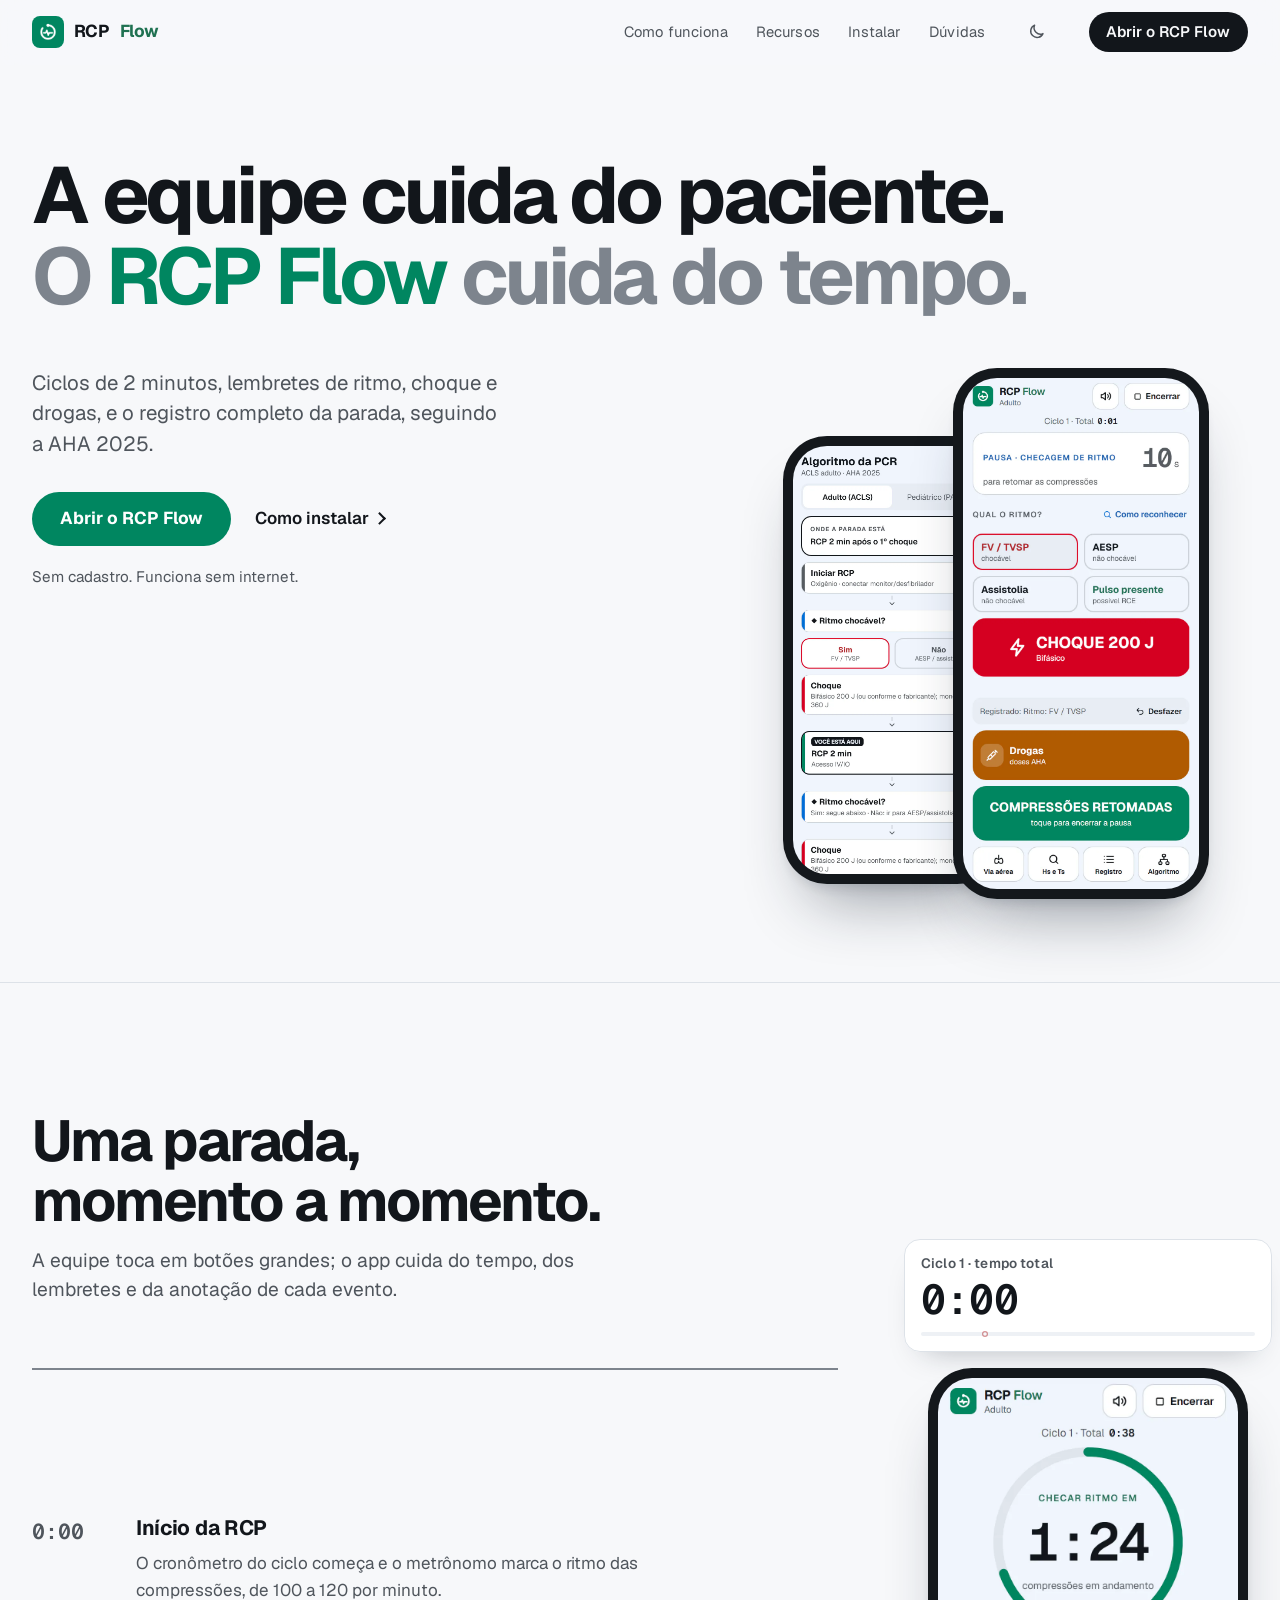
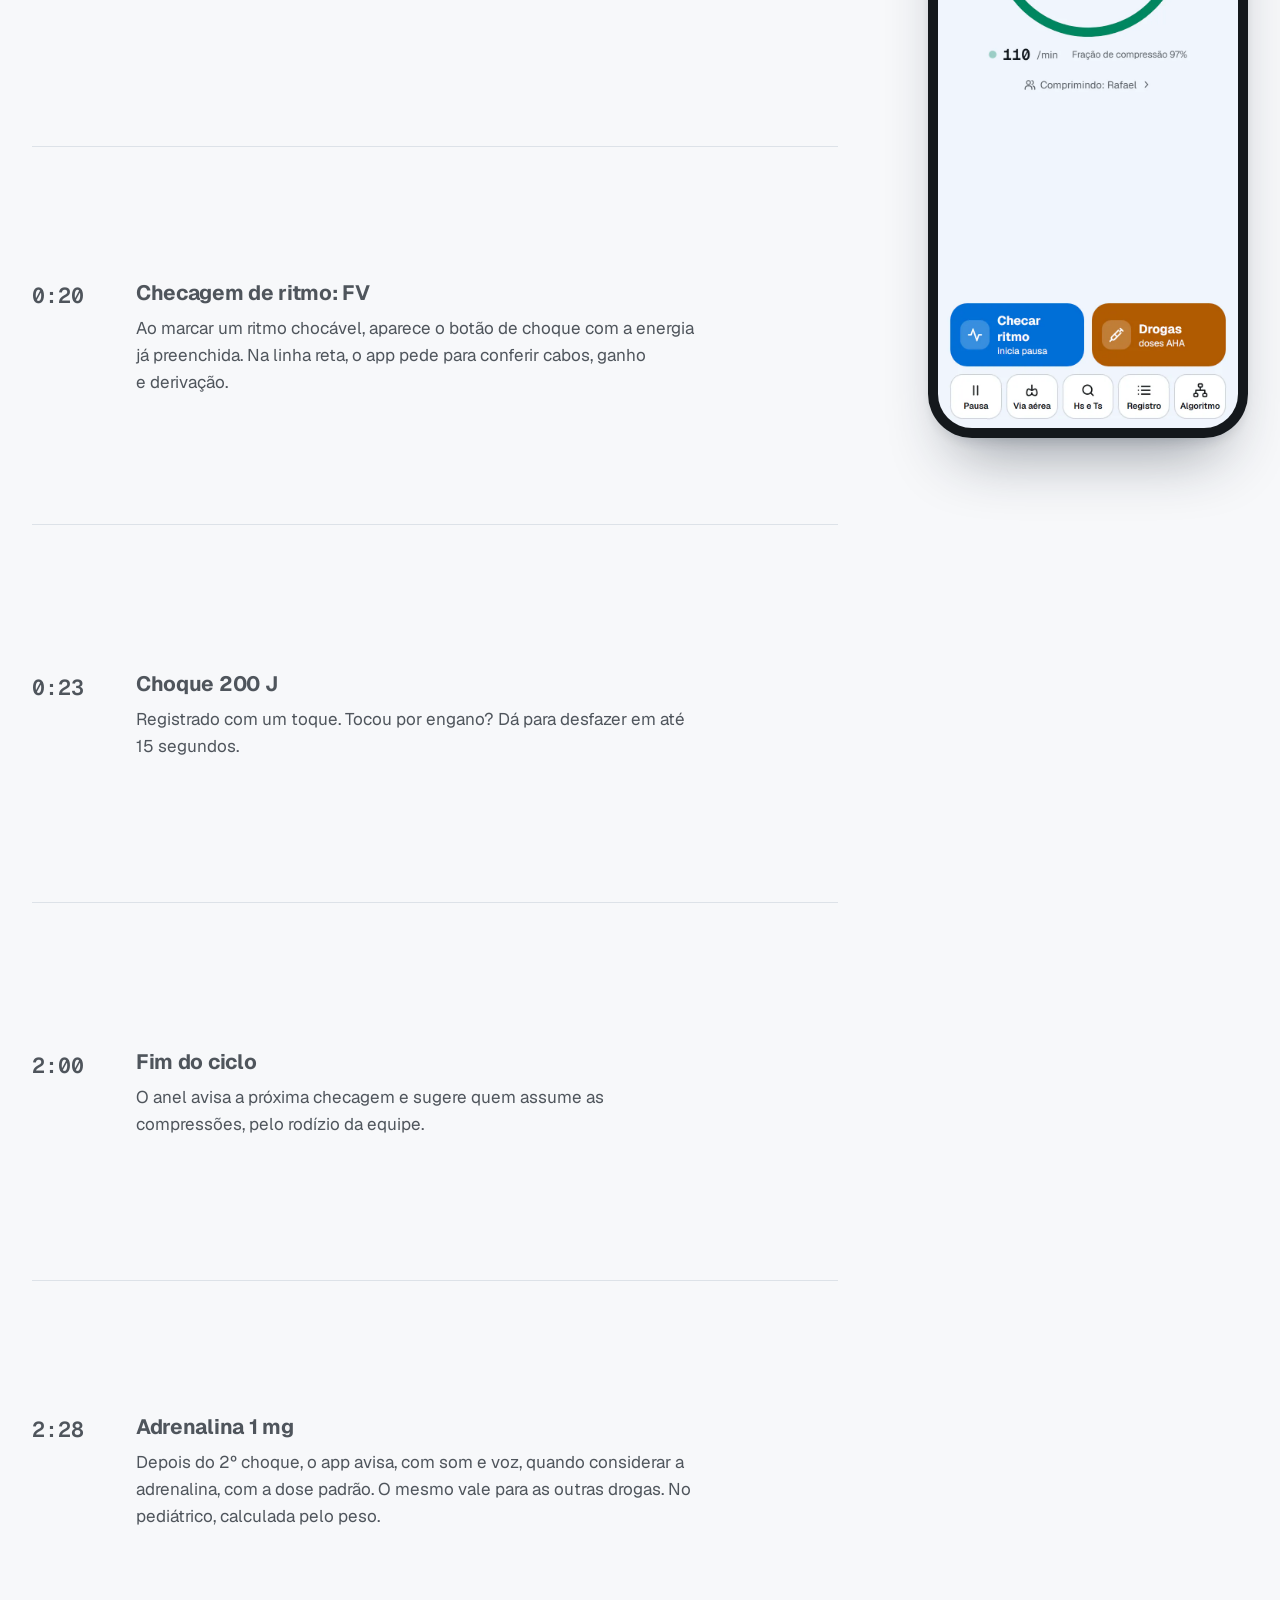
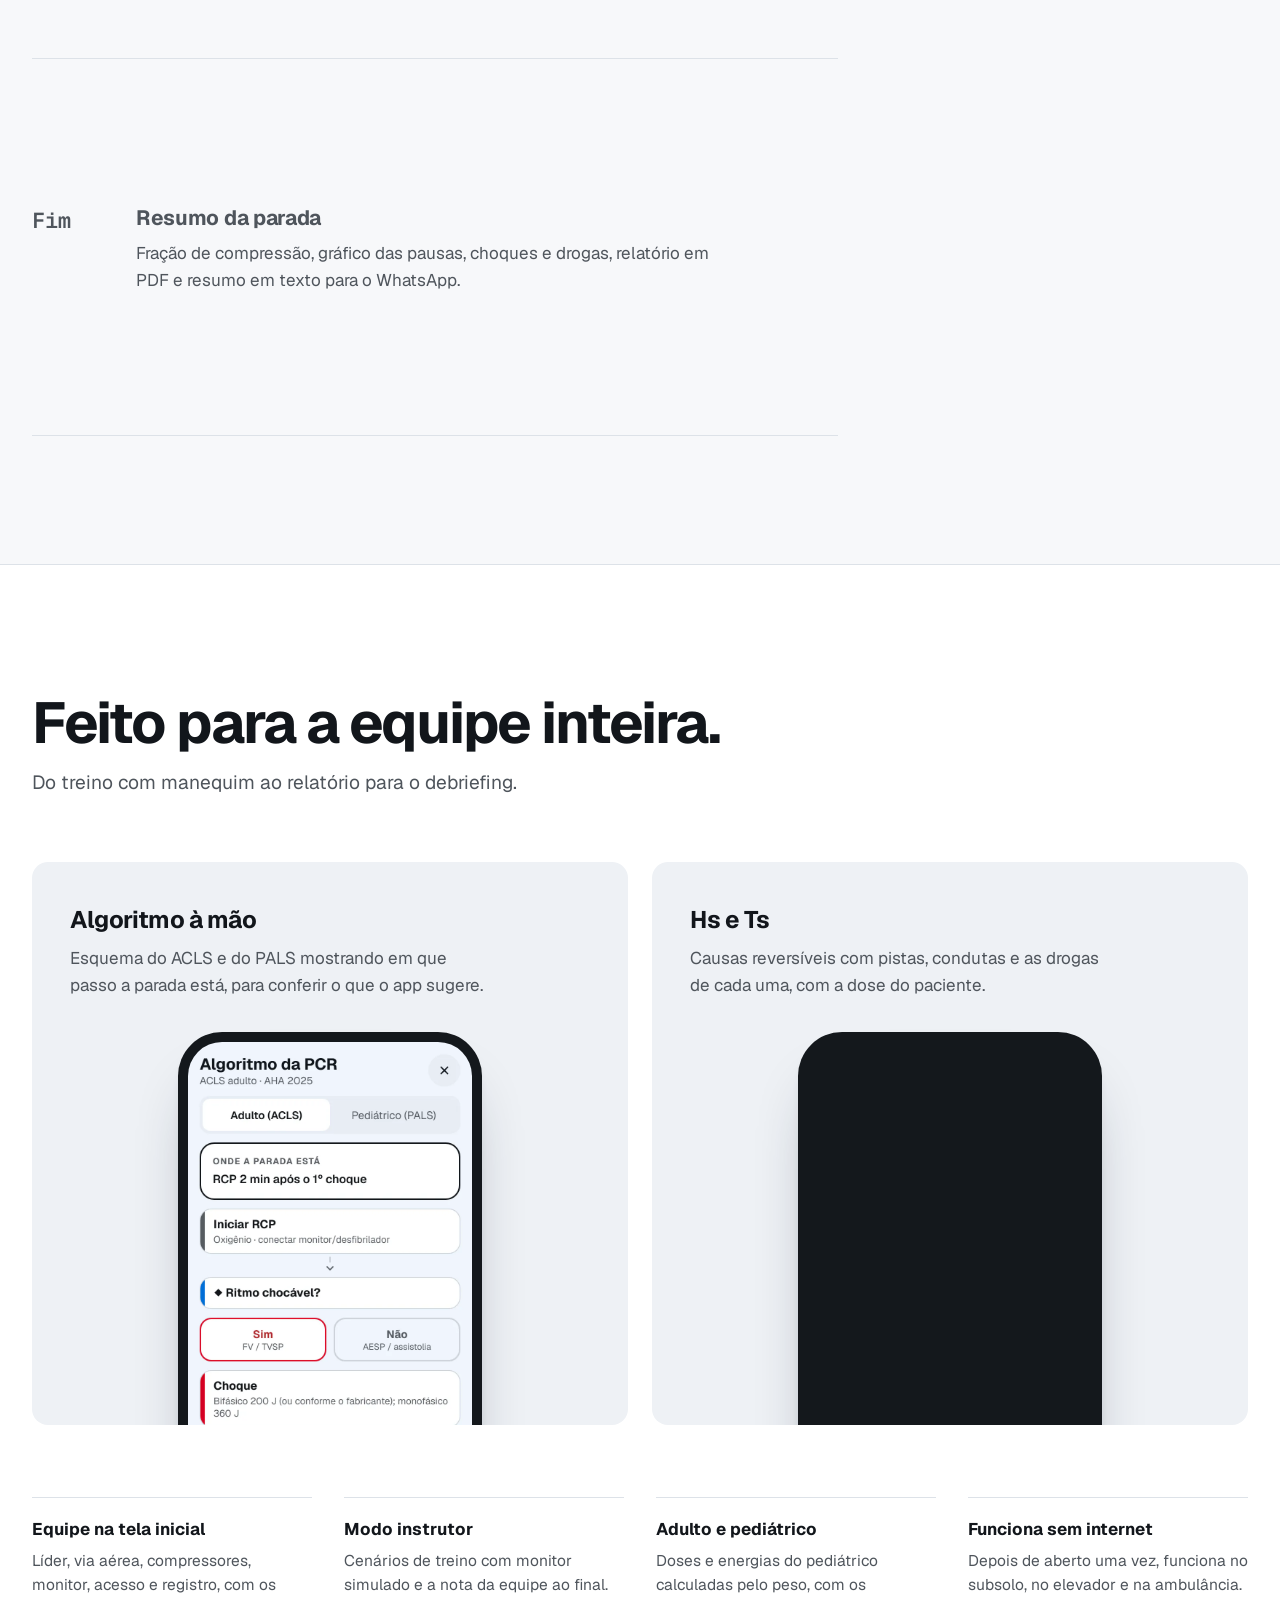
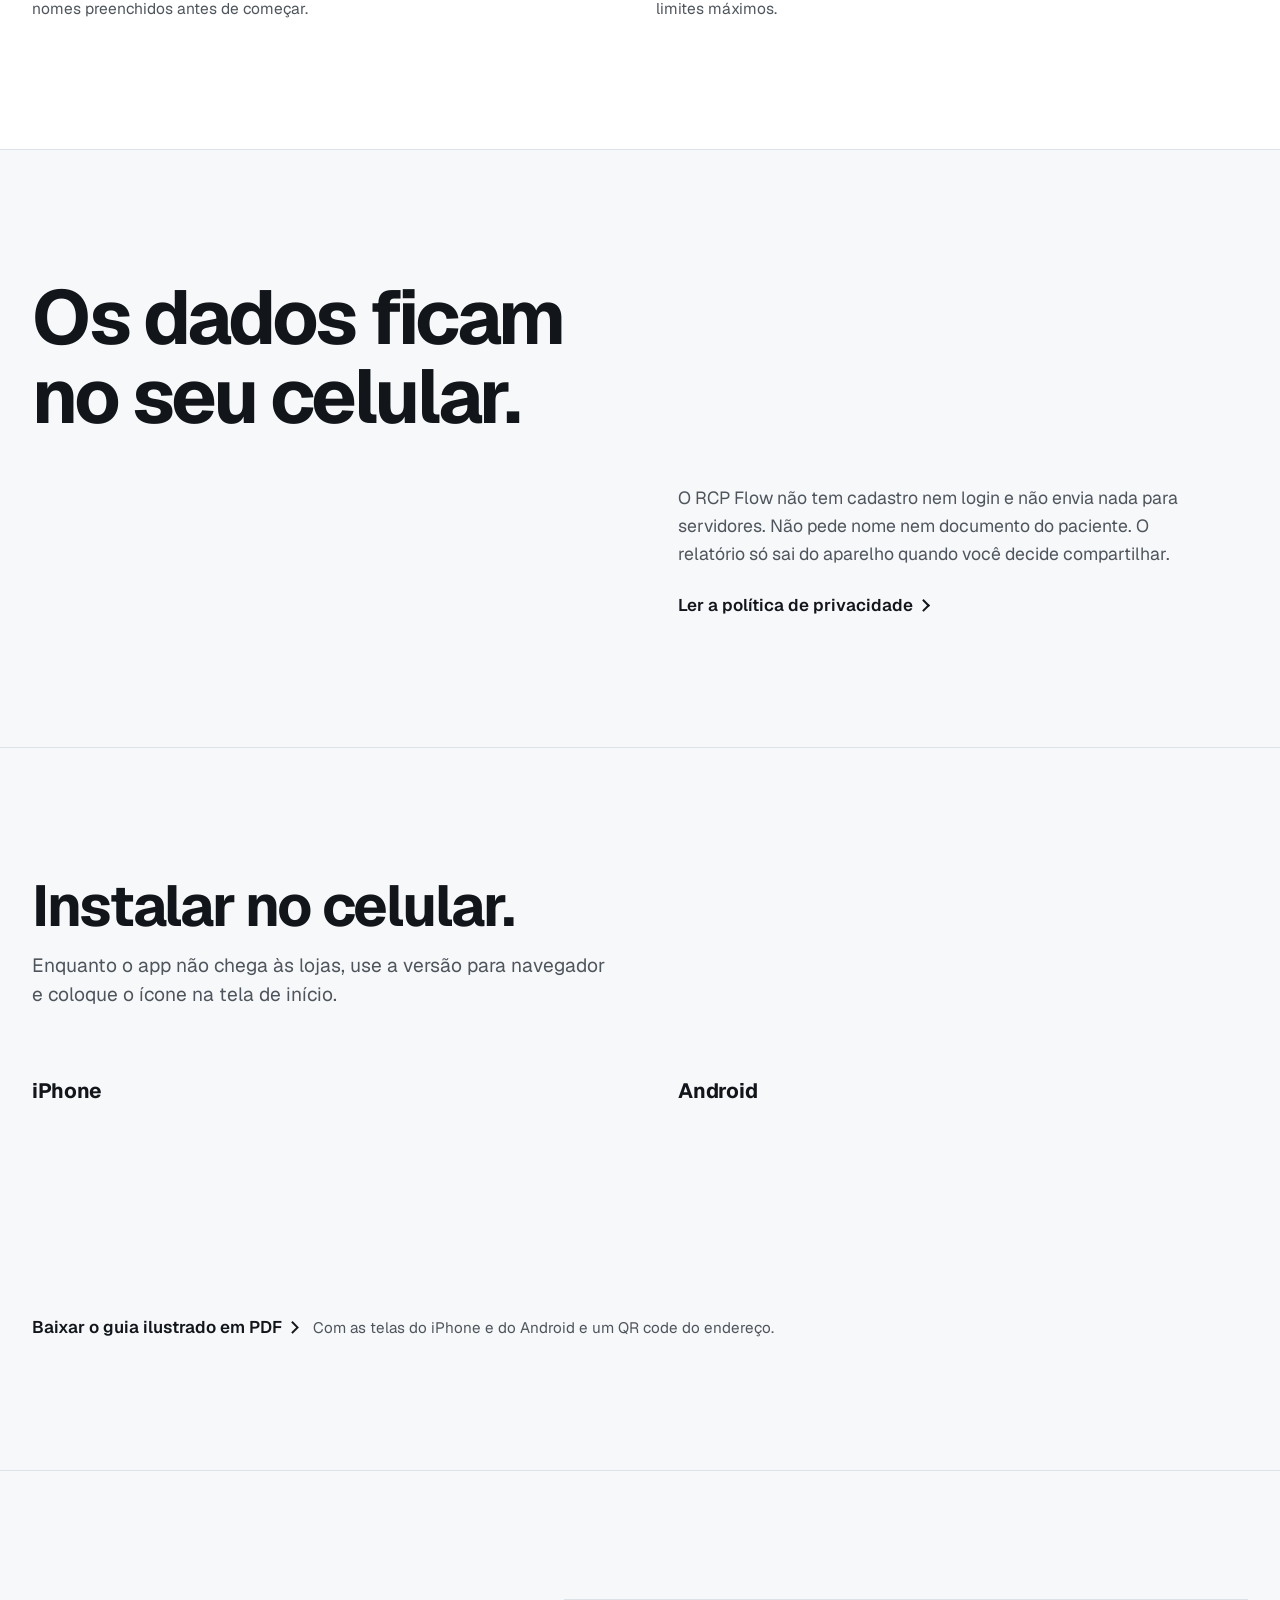
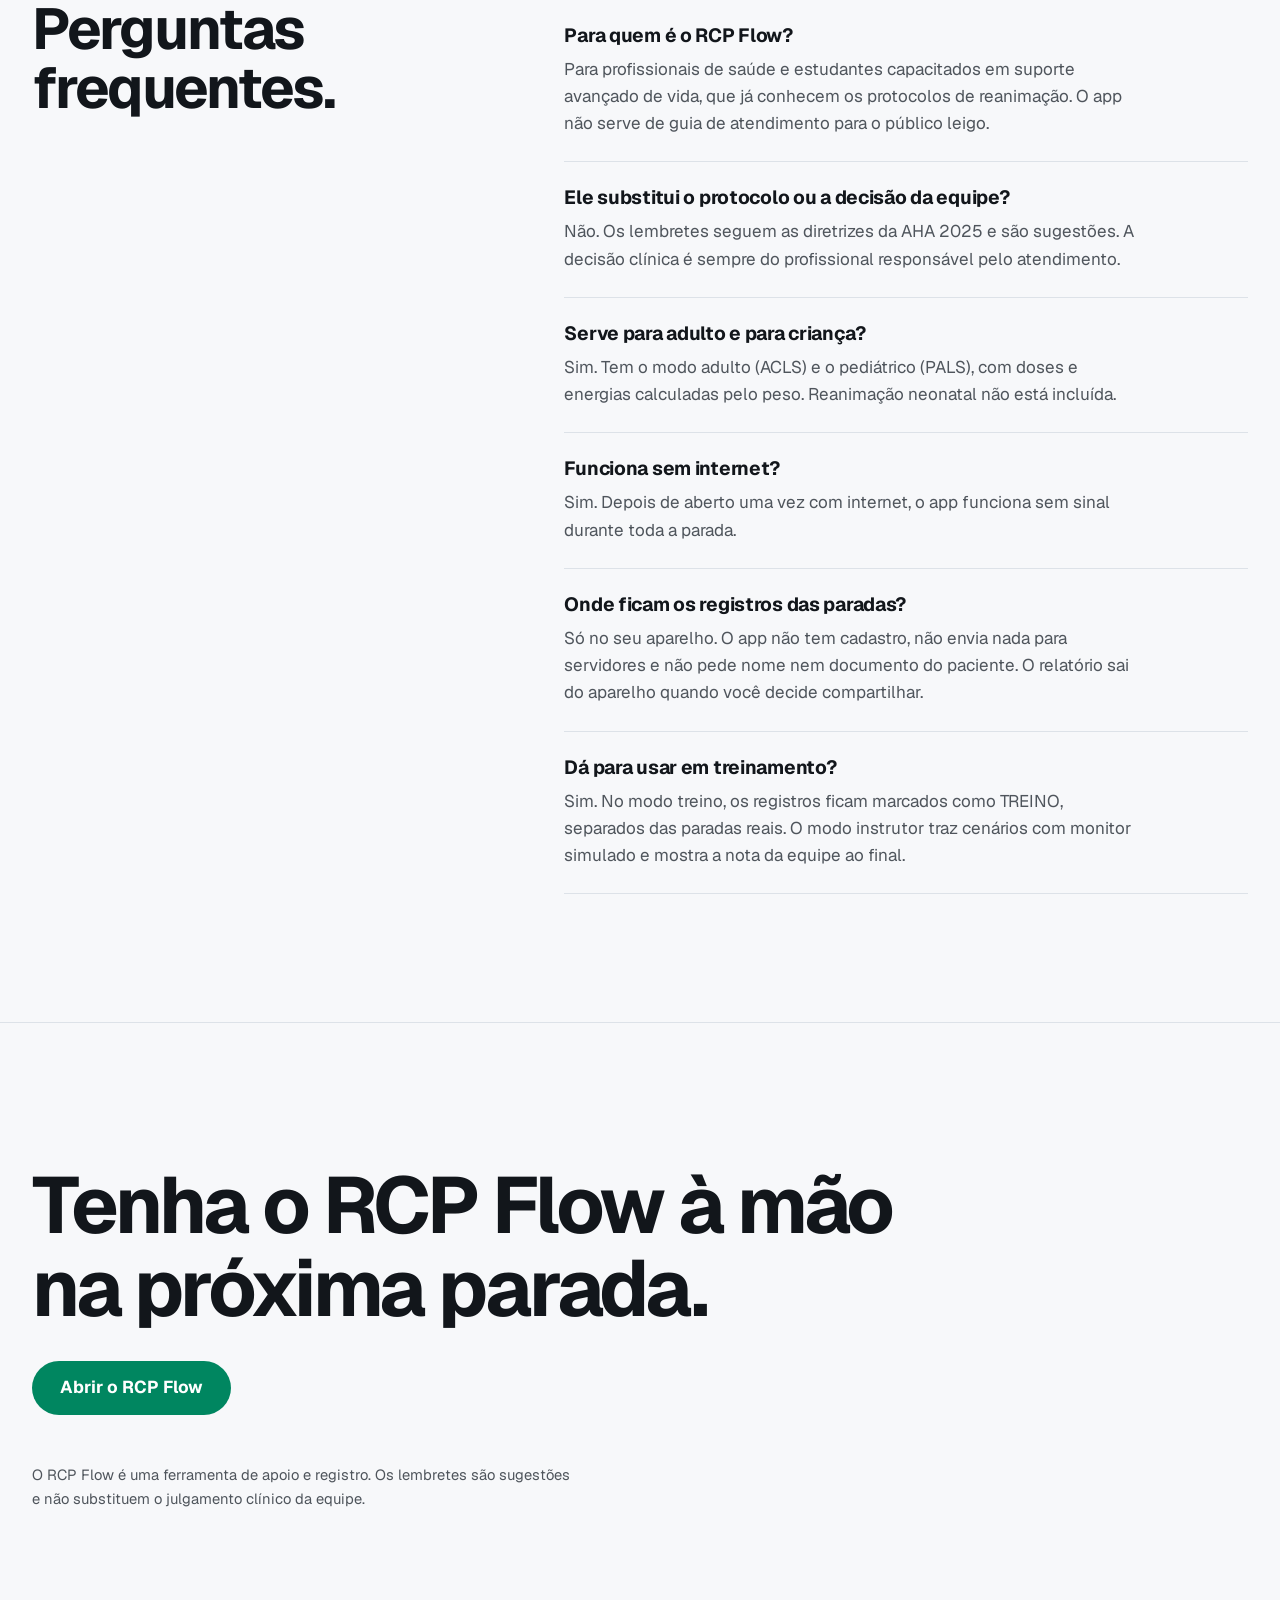
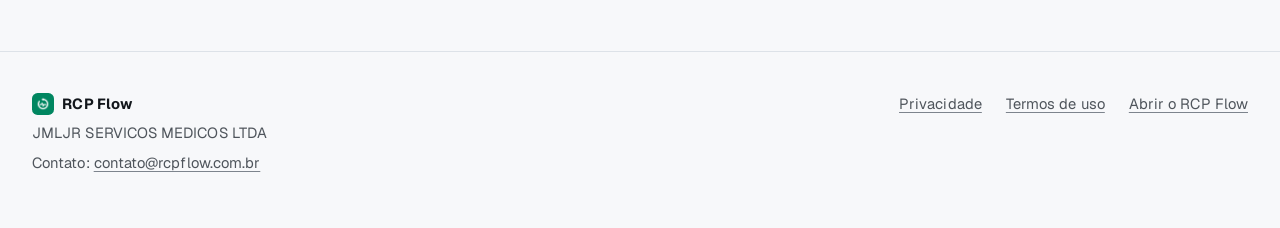
<file: index.html>
<!doctype html>
<html lang="pt-BR">
<head>
<meta charset="utf-8">
<meta http-equiv="Content-Security-Policy" content="default-src 'self'; script-src 'self'; style-src 'self'; img-src 'self' data:; font-src 'self'; connect-src 'none'; object-src 'none'; base-uri 'self'; form-action 'none'; upgrade-insecure-requests">
<meta name="referrer" content="strict-origin-when-cross-origin">
<meta name="viewport" content="width=device-width, initial-scale=1">
<title>RCP Flow · apoio e registro durante a parada cardiorrespiratória</title>
<meta name="description" content="O RCP Flow acompanha a equipe durante a parada cardiorrespiratória: marca os ciclos de 2 minutos, lembra o que vem a seguir e registra tudo, seguindo a AHA 2025.">
<link rel="canonical" href="https://rcpflow.com.br/">
<meta property="og:type" content="website">
<meta property="og:url" content="https://rcpflow.com.br/">
<meta property="og:title" content="RCP Flow · a equipe cuida do paciente, o app cuida do tempo">
<meta property="og:description" content="Ciclos, lembretes e registro da parada cardiorrespiratória para a equipe, seguindo a AHA 2025.">
<meta property="og:image" content="https://rcpflow.com.br/img/og-rcpflow.jpg">
<meta property="og:image:secure_url" content="https://rcpflow.com.br/img/og-rcpflow.jpg">
<meta property="og:image:type" content="image/jpeg">
<meta property="og:image:width" content="1200">
<meta property="og:image:height" content="630">
<meta property="og:image:alt" content="RCP Flow: a equipe cuida do paciente, o RCP Flow cuida do tempo. Tela da checagem de ritmo com o botão de choque.">
<meta property="og:locale" content="pt_BR">
<meta property="og:site_name" content="RCP Flow">
<meta name="twitter:card" content="summary_large_image">
<link rel="icon" href="img/favicon.png">
<link rel="apple-touch-icon" href="img/apple-touch-icon.png">
<meta name="theme-color" content="#f7f8fa" media="(prefers-color-scheme: light)">
<meta name="theme-color" content="#0a0c0e" media="(prefers-color-scheme: dark)">
<link rel="preload" href="fonts/Geist_700Bold.woff2" as="font" type="font/woff2" crossorigin>
<link rel="stylesheet" href="styles.css">
<script src="main.js"></script>
</head>
<body>

<a class="skip" href="#conteudo">Pular para o conteúdo</a>

<header class="top">
  <div class="wrap">
    <a class="brand" href="./" translate="no"><img src="img/apple-touch-icon.png" alt="" width="32" height="32">RCP <span>Flow</span></a>
    <nav aria-label="Seções">
      <a href="#como-funciona">Como funciona</a>
      <a href="#recursos">Recursos</a>
      <a href="#instalar">Instalar</a>
      <a href="#duvidas">Dúvidas</a>
    </nav>
    <a class="pill pill-ink" href="https://rcp-flow.expo.app">Abrir o RCP Flow</a>
  </div>
</header>

<main id="conteudo">
  <section class="hero" aria-labelledby="titulo">
    <div class="wrap">
      <h1 id="titulo">
        <span class="line"><span>A equipe cuida do paciente.</span></span>
        <span class="line second"><span>O <b translate="no">RCP Flow</b> cuida do tempo.</span></span>
      </h1>
      <div class="hero-body">
        <div class="hero-copy">
          <p>Ciclos de 2 minutos, lembretes de ritmo, choque e drogas, e o registro completo da parada, seguindo a AHA 2025.</p>
          <div class="actions">
            <a class="pill pill-green pill-lg" href="https://rcp-flow.expo.app">Abrir o RCP Flow</a>
            <a class="more" href="#instalar">Como instalar</a>
          </div>
          <p class="hero-note">Sem cadastro. Funciona sem internet.</p>
        </div>
        <div class="hero-phones" aria-hidden="true">
          <div class="device device-back">
            <picture>
              <source srcset="img/algoritmo-dark.webp" type="image/webp" media="(prefers-color-scheme: dark)">
              <source srcset="img/algoritmo-dark.png" media="(prefers-color-scheme: dark)">
              <source srcset="img/algoritmo-light.webp" type="image/webp">
              <img src="img/algoritmo-light.png" width="780" height="1688" alt="" fetchpriority="high">
            </picture>
          </div>
          <div class="device device-front">
            <picture>
              <source srcset="img/checagem-dark.webp" type="image/webp" media="(prefers-color-scheme: dark)">
              <source srcset="img/checagem-dark.png" media="(prefers-color-scheme: dark)">
              <source srcset="img/checagem-light.webp" type="image/webp">
              <img src="img/checagem-light.png" width="780" height="1688" alt="" fetchpriority="high">
            </picture>
          </div>
        </div>
      </div>
    </div>
  </section>

  <section class="story" id="como-funciona" aria-labelledby="t-story">
    <div class="wrap">
      <h2 id="t-story">Uma parada, momento a momento.</h2>
      <p class="lead">A equipe toca em botões grandes; o app cuida do tempo, dos lembretes e da anotação de cada evento.</p>
      <div class="story-grid">
        <ol class="moments">
          <li data-shot="0"><time class="mono">0:00</time><h3>Início da RCP</h3><p>O cronômetro do ciclo começa e o metrônomo marca o ritmo das compressões, de 100 a 120 por minuto.</p><div class="moment-shot"><div class="device"><picture><source srcset="img/parada-dark.webp" type="image/webp" media="(prefers-color-scheme: dark)"><source srcset="img/parada-dark.png" media="(prefers-color-scheme: dark)"><source srcset="img/parada-light.webp" type="image/webp"><img src="img/parada-light.png" width="780" height="1688" loading="lazy" alt="Tela da parada: anel do ciclo com 1:24 para checar o ritmo e metrônomo em 110 por minuto"></picture></div></div></li>
          <li data-shot="1" class="rhythm"><time class="mono">0:20</time><h3>Checagem de ritmo: FV</h3><p>Ao marcar um ritmo chocável, aparece o botão de choque com a energia já preenchida. Na linha reta, o app pede para conferir cabos, ganho e derivação.</p><div class="moment-shot"><div class="device"><picture><source srcset="img/checagem-dark.webp" type="image/webp" media="(prefers-color-scheme: dark)"><source srcset="img/checagem-dark.png" media="(prefers-color-scheme: dark)"><source srcset="img/checagem-light.webp" type="image/webp"><img src="img/checagem-light.png" width="780" height="1688" loading="lazy" alt="Checagem de ritmo com FV/TVSP marcada e o botão vermelho de choque 200 J"></picture></div></div></li>
          <li data-shot="1" class="shock"><time class="mono">0:23</time><h3>Choque 200 J</h3><p>Registrado com um toque. Tocou por engano? Dá para desfazer em até 15 segundos.</p></li>
          <li data-shot="0" class="rhythm"><time class="mono">2:00</time><h3>Fim do ciclo</h3><p>O anel avisa a próxima checagem e sugere quem assume as compressões, pelo rodízio da equipe.</p></li>
          <li data-shot="2" class="drug"><time class="mono">2:28</time><h3>Adrenalina 1 mg</h3><p>Depois do 2º choque, o app avisa, com som e voz, quando considerar a adrenalina, com a dose padrão. O mesmo vale para as outras drogas. No pediátrico, calculada pelo peso.</p><div class="moment-shot"><div class="device"><picture><source srcset="img/drogas-dark.webp" type="image/webp" media="(prefers-color-scheme: dark)"><source srcset="img/drogas-dark.png" media="(prefers-color-scheme: dark)"><source srcset="img/drogas-light.webp" type="image/webp"><img src="img/drogas-light.png" width="780" height="1688" loading="lazy" alt="Sugestão de adrenalina 1 mg com o botão Registrar"></picture></div></div></li>
          <li data-shot="3" class="end"><time class="mono">Fim</time><h3>Resumo da parada</h3><p>Fração de compressão, gráfico das pausas, choques e drogas, relatório em PDF e resumo em texto para o WhatsApp.</p><div class="moment-shot"><div class="device"><picture><source srcset="img/resumo-dark.webp" type="image/webp" media="(prefers-color-scheme: dark)"><source srcset="img/resumo-dark.png" media="(prefers-color-scheme: dark)"><source srcset="img/resumo-light.webp" type="image/webp"><img src="img/resumo-light.png" width="780" height="1688" loading="lazy" alt="Resumo da parada com fração de compressão, gráfico e equipe"></picture></div></div></li>
        </ol>
        <div class="story-device">
          <div class="device" id="shots">
            <picture class="shot is-on">
              <source srcset="img/parada-dark.webp" type="image/webp" media="(prefers-color-scheme: dark)">
              <source srcset="img/parada-dark.png" media="(prefers-color-scheme: dark)">
              <source srcset="img/parada-light.webp" type="image/webp">
              <img src="img/parada-light.png" width="780" height="1688" loading="lazy" alt="Tela da parada: anel do ciclo com 1:24 para checar o ritmo e metrônomo em 110 por minuto">
            </picture>
            <picture class="shot">
              <source srcset="img/checagem-dark.webp" type="image/webp" media="(prefers-color-scheme: dark)">
              <source srcset="img/checagem-dark.png" media="(prefers-color-scheme: dark)">
              <source srcset="img/checagem-light.webp" type="image/webp">
              <img src="img/checagem-light.png" width="780" height="1688" loading="lazy" alt="Checagem de ritmo com FV/TVSP marcada e o botão vermelho de choque 200 J">
            </picture>
            <picture class="shot">
              <source srcset="img/drogas-dark.webp" type="image/webp" media="(prefers-color-scheme: dark)">
              <source srcset="img/drogas-dark.png" media="(prefers-color-scheme: dark)">
              <source srcset="img/drogas-light.webp" type="image/webp">
              <img src="img/drogas-light.png" width="780" height="1688" loading="lazy" alt="Sugestão de adrenalina 1 mg com o botão Registrar">
            </picture>
            <picture class="shot">
              <source srcset="img/resumo-dark.webp" type="image/webp" media="(prefers-color-scheme: dark)">
              <source srcset="img/resumo-dark.png" media="(prefers-color-scheme: dark)">
              <source srcset="img/resumo-light.webp" type="image/webp">
              <img src="img/resumo-light.png" width="780" height="1688" loading="lazy" alt="Resumo da parada com fração de compressão, gráfico e equipe">
            </picture>
          </div>
        </div>
      </div>
    </div>
  </section>

  <section class="team" id="recursos" aria-labelledby="t-team">
    <div class="wrap">
      <h2 id="t-team">Feito para a equipe inteira.</h2>
      <p class="lead">Do treino com manequim ao relatório para o debriefing.</p>
      <div class="stages">
        <article class="stage">
          <h3>Algoritmo à mão</h3>
          <p>Esquema do ACLS e do PALS mostrando em que passo a parada está, para conferir o que o app sugere.</p>
          <div class="device device-peek">
            <picture>
              <source srcset="img/algoritmo-dark.webp" type="image/webp" media="(prefers-color-scheme: dark)">
              <source srcset="img/algoritmo-dark.png" media="(prefers-color-scheme: dark)">
              <source srcset="img/algoritmo-light.webp" type="image/webp">
              <img src="img/algoritmo-light.png" width="780" height="1688" loading="lazy" alt="Algoritmo da PCR com o passo atual destacado">
            </picture>
          </div>
        </article>
        <article class="stage">
          <h3>Hs e Ts</h3>
          <p>Causas reversíveis com pistas, condutas e as drogas de cada uma, com a dose do paciente.</p>
          <div class="device device-peek">
            <picture>
              <source srcset="img/hs-ts-dark.webp" type="image/webp" media="(prefers-color-scheme: dark)">
              <source srcset="img/hs-ts-dark.png" media="(prefers-color-scheme: dark)">
              <source srcset="img/hs-ts-light.webp" type="image/webp">
              <img src="img/hs-ts-light.png" width="780" height="1688" loading="lazy" alt="Hipercalemia aberta: pistas, conduta sugerida e drogas com doses">
            </picture>
          </div>
        </article>
      </div>
      <dl class="also">
        <div><dt>Equipe na tela inicial</dt><dd>Líder, via aérea, compressores, monitor, acesso e registro, com os nomes preenchidos antes de começar.</dd></div>
        <div><dt>Modo instrutor</dt><dd>Cenários de treino com monitor simulado e a nota da equipe ao final.</dd></div>
        <div><dt>Adulto e pediátrico</dt><dd>Doses e energias do pediátrico calculadas pelo peso, com os limites máximos.</dd></div>
        <div><dt>Funciona sem internet</dt><dd>Depois de aberto uma vez, funciona no subsolo, no elevador e na ambulância.</dd></div>
      </dl>
    </div>
  </section>

  <section class="privacy" aria-labelledby="t-privacy">
    <div class="wrap">
      <h2 id="t-privacy">Os dados ficam no seu celular.</h2>
      <div class="privacy-body">
        <ul class="nots">
          <li>Sem cadastro.</li>
          <li>Sem servidor.</li>
          <li>Sem nome do paciente.</li>
        </ul>
        <div>
          <p>O RCP Flow não tem cadastro nem login e não envia nada para servidores. Não pede nome nem documento do paciente. O relatório só sai do aparelho quando você decide compartilhar.</p>
          <a class="more" href="privacidade.html">Ler a política de privacidade</a>
        </div>
      </div>
    </div>
  </section>

  <section class="install" id="instalar" aria-labelledby="t-install">
    <div class="wrap">
      <h2 id="t-install">Instalar no celular.</h2>
      <p class="lead">Enquanto o app não chega às lojas, use a versão para navegador e coloque o ícone na tela de início.</p>
      <div class="platforms">
        <div>
          <h3>iPhone</h3>
          <ol class="steps">
            <li><span>Abra <a href="https://rcp-flow.expo.app">rcp-flow.expo.app</a> no Safari.</span></li>
            <li><span>Toque em Compartilhar.</span></li>
            <li><span>Toque em Adicionar à Tela de Início.</span></li>
          </ol>
        </div>
        <div>
          <h3>Android</h3>
          <ol class="steps">
            <li><span>Abra <a href="https://rcp-flow.expo.app">rcp-flow.expo.app</a> no Chrome.</span></li>
            <li><span>Toque nos três pontinhos.</span></li>
            <li><span>Toque em Adicionar à tela inicial.</span></li>
          </ol>
        </div>
      </div>
      <p class="guide"><a class="more" href="rcp-flow-como-instalar.pdf">Baixar o guia ilustrado em PDF</a><span>Com as telas do iPhone e do Android e um QR code do endereço.</span></p>
    </div>
  </section>

  <section class="faq" id="duvidas" aria-labelledby="t-faq">
    <div class="wrap faq-grid">
      <h2 id="t-faq">Perguntas frequentes.</h2>
      <dl class="qa">
        <div><dt>Para quem é o RCP Flow?</dt><dd>Para profissionais de saúde e estudantes capacitados em suporte avançado de vida, que já conhecem os protocolos de reanimação. O app não serve de guia de atendimento para o público leigo.</dd></div>
        <div><dt>Ele substitui o protocolo ou a decisão da equipe?</dt><dd>Não. Os lembretes seguem as diretrizes da AHA 2025 e são sugestões. A decisão clínica é sempre do profissional responsável pelo atendimento.</dd></div>
        <div><dt>Serve para adulto e para criança?</dt><dd>Sim. Tem o modo adulto (ACLS) e o pediátrico (PALS), com doses e energias calculadas pelo peso. Reanimação neonatal não está incluída.</dd></div>
        <div><dt>Funciona sem internet?</dt><dd>Sim. Depois de aberto uma vez com internet, o app funciona sem sinal durante toda a parada.</dd></div>
        <div><dt>Onde ficam os registros das paradas?</dt><dd>Só no seu aparelho. O app não tem cadastro, não envia nada para servidores e não pede nome nem documento do paciente. O relatório sai do aparelho quando você decide compartilhar.</dd></div>
        <div><dt>Dá para usar em treinamento?</dt><dd>Sim. No modo treino, os registros ficam marcados como TREINO, separados das paradas reais. O modo instrutor traz cenários com monitor simulado e mostra a nota da equipe ao final.</dd></div>
      </dl>
    </div>
  </section>

  <section class="close" aria-labelledby="t-close">
    <div class="wrap">
      <h2 id="t-close">Tenha o <span translate="no">RCP&nbsp;Flow</span> à&nbsp;mão na próxima parada.</h2>
      <a class="pill pill-green pill-lg" href="https://rcp-flow.expo.app">Abrir o RCP Flow</a>
      <p class="disclaimer">O RCP Flow é uma ferramenta de apoio e registro. Os lembretes são sugestões e não substituem o julgamento clínico da equipe.</p>
    </div>
  </section>
</main>

<footer>
  <div class="wrap">
    <div>
      <p class="foot-brand" translate="no"><img src="img/apple-touch-icon.png" alt="" width="22" height="22"><strong>RCP Flow</strong></p>
      <p>JMLJR SERVICOS MEDICOS LTDA</p>
      <p>Contato: <a href="mailto:contato@rcpflow.com.br">contato@rcpflow.com.br</a></p>
    </div>
    <nav aria-label="Rodapé">
      <a href="privacidade.html">Privacidade</a>
      <a href="termos.html">Termos de uso</a>
      <a href="https://rcp-flow.expo.app">Abrir o RCP Flow</a>
    </nav>
  </div>
</footer>

</body>
</html>
</file>
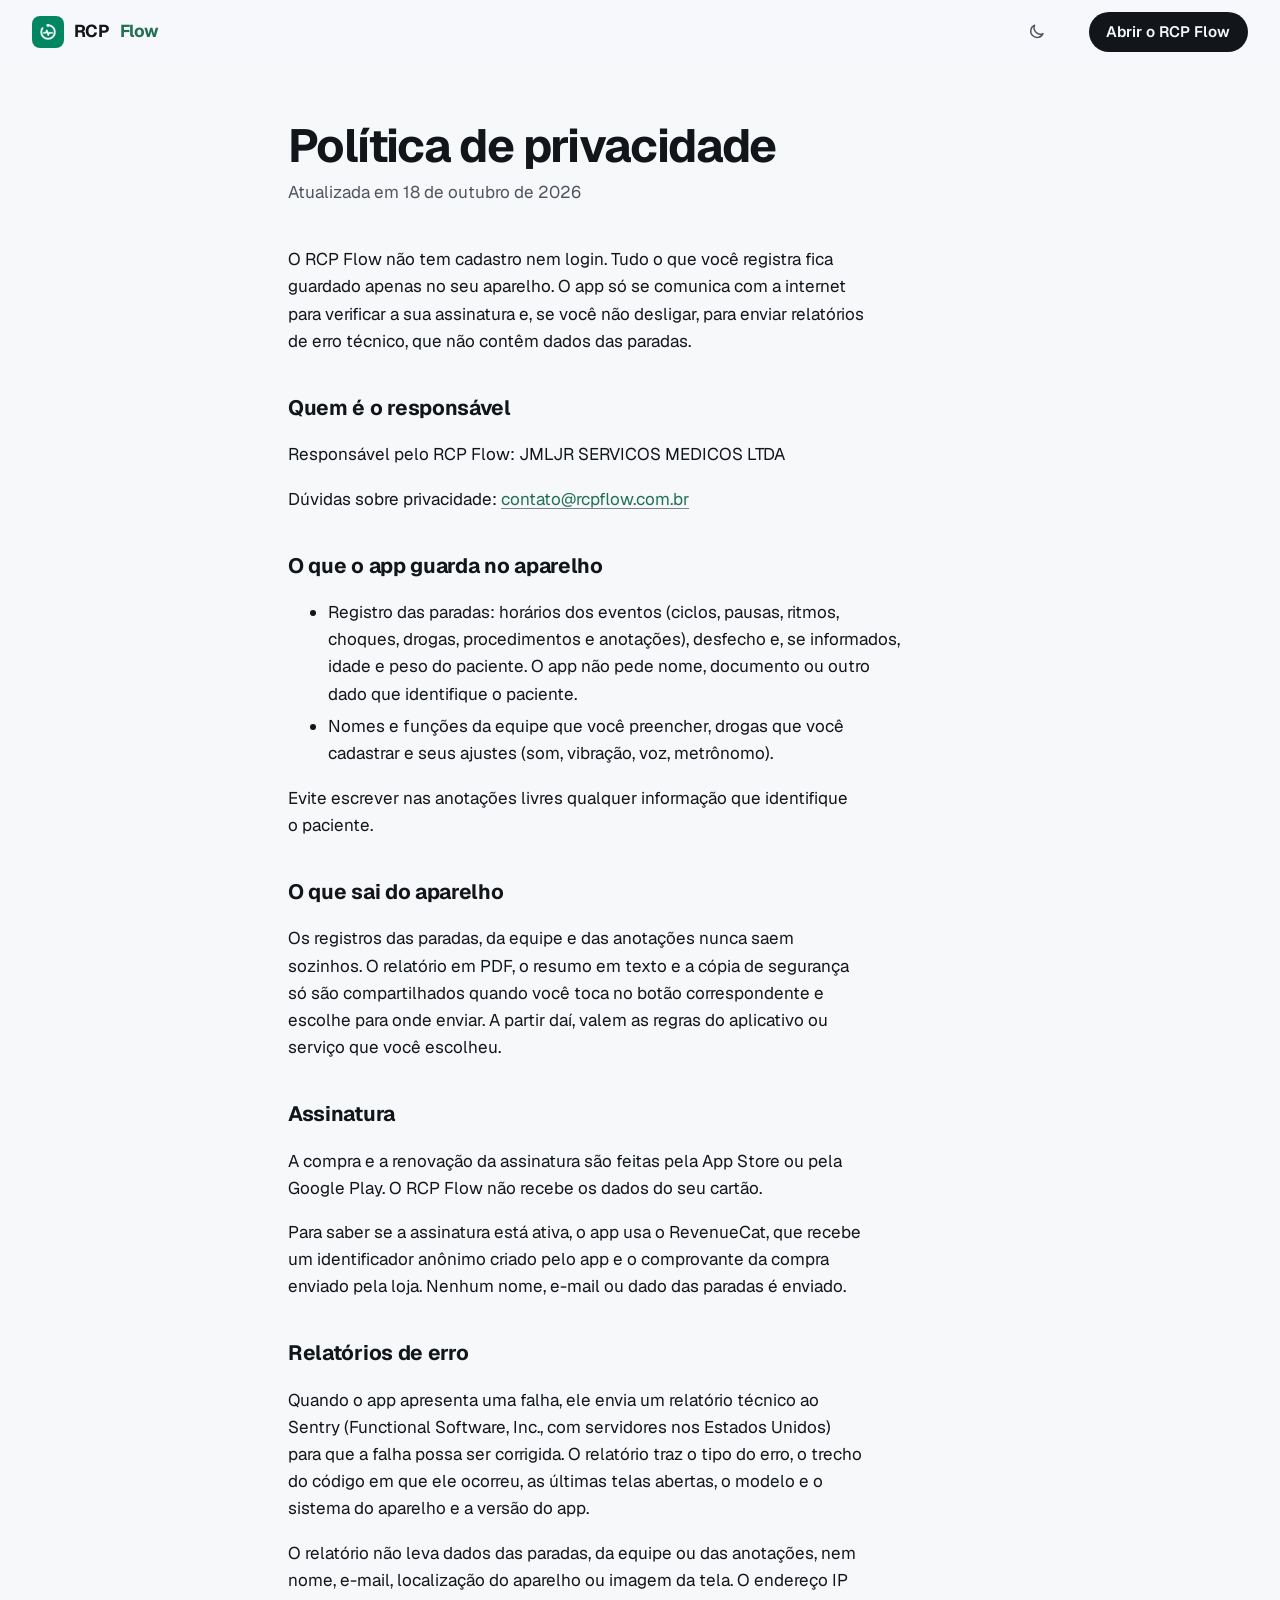
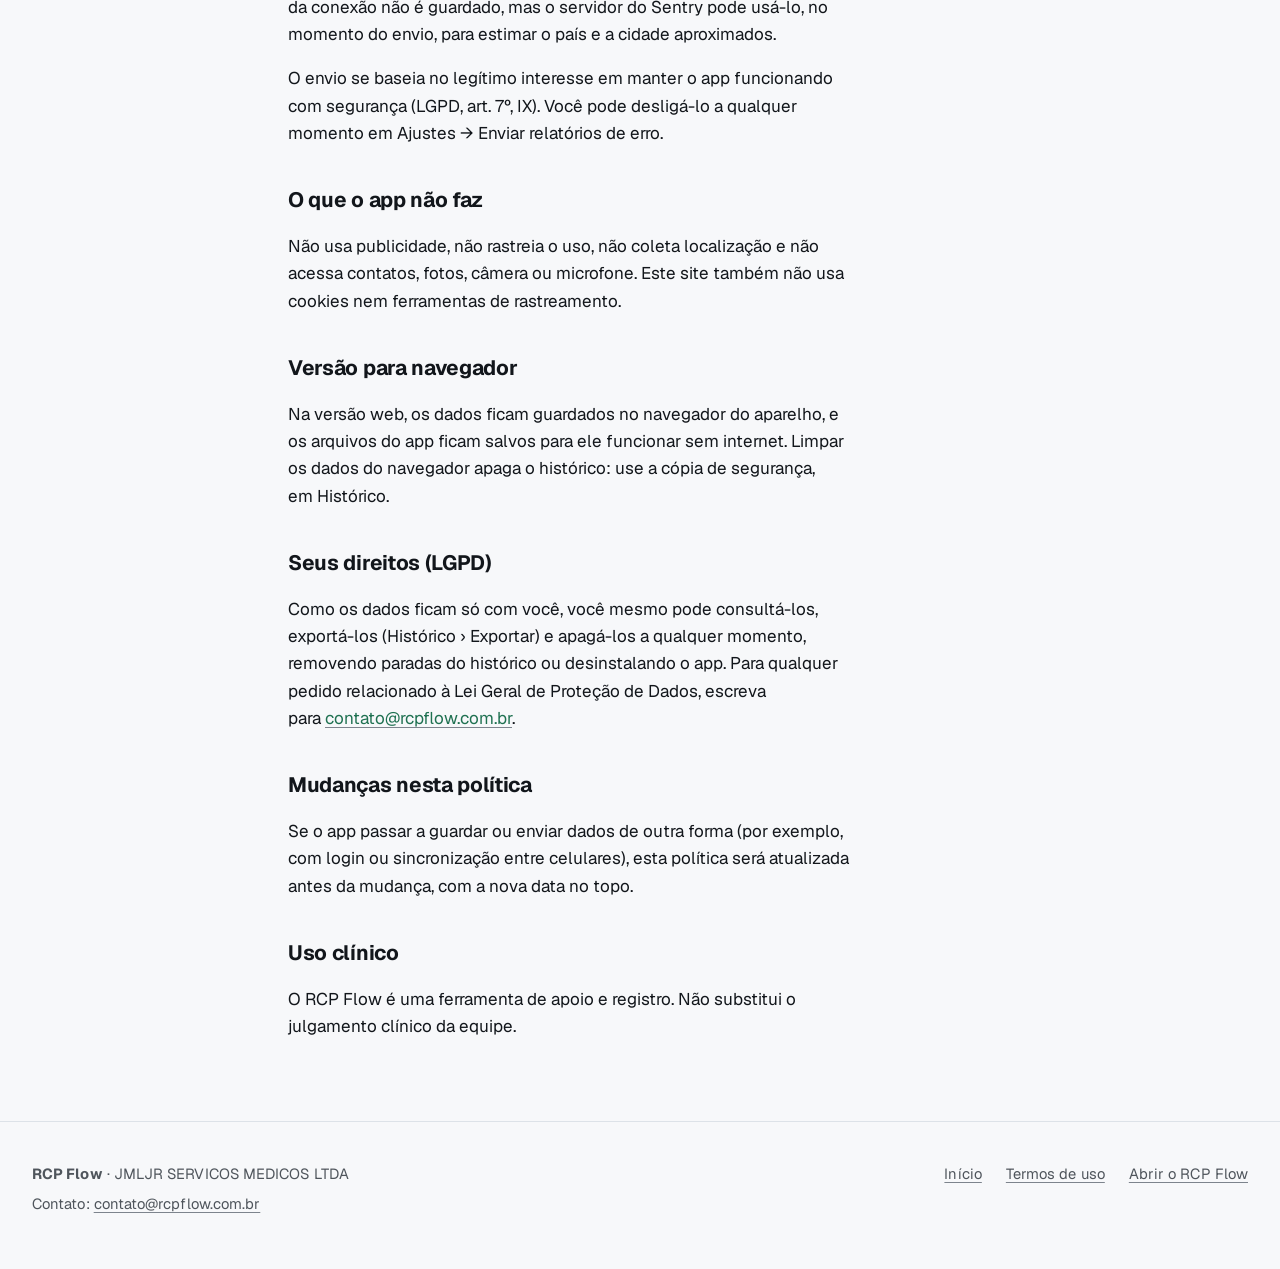
<file: privacidade.html>
<!doctype html>
<html lang="pt-BR">
<head>
<meta charset="utf-8">
<meta http-equiv="Content-Security-Policy" content="default-src 'self'; script-src 'self'; style-src 'self'; img-src 'self' data:; font-src 'self'; connect-src 'none'; object-src 'none'; base-uri 'self'; form-action 'none'; upgrade-insecure-requests">
<meta name="referrer" content="strict-origin-when-cross-origin">
<meta name="viewport" content="width=device-width, initial-scale=1">
<title>Política de privacidade · RCP Flow</title>
<meta property="og:type" content="website">
<meta property="og:url" content="https://rcpflow.com.br/privacidade.html">
<meta property="og:title" content="Política de privacidade · RCP Flow">
<meta property="og:description" content="Política de privacidade do RCP Flow: sem cadastro e sem rastreamento. Os dados ficam no aparelho.">
<meta property="og:image" content="https://rcpflow.com.br/img/og-rcpflow.jpg">
<meta property="og:image:secure_url" content="https://rcpflow.com.br/img/og-rcpflow.jpg">
<meta property="og:image:type" content="image/jpeg">
<meta property="og:image:width" content="1200">
<meta property="og:image:height" content="630">
<meta property="og:image:alt" content="RCP Flow: a equipe cuida do paciente, o RCP Flow cuida do tempo. Tela da checagem de ritmo com o botão de choque.">
<meta property="og:locale" content="pt_BR">
<meta property="og:site_name" content="RCP Flow">
<meta name="twitter:card" content="summary_large_image">
<meta name="description" content="Política de privacidade do RCP Flow: sem cadastro e sem rastreamento. Os dados ficam no aparelho.">
<link rel="canonical" href="https://rcpflow.com.br/privacidade.html">
<link rel="icon" href="img/favicon.png">
<meta name="theme-color" content="#f7f8fa" media="(prefers-color-scheme: light)">
<meta name="theme-color" content="#0a0c0e" media="(prefers-color-scheme: dark)">
<link rel="stylesheet" href="styles.css">
<script src="main.js"></script>
</head>
<body>

<a class="skip" href="#conteudo">Pular para o conteúdo</a>

<header class="top">
  <div class="wrap">
    <a class="brand" href="./" translate="no"><img src="img/apple-touch-icon.png" alt="" width="32" height="32">RCP <span>Flow</span></a>
    <a class="pill pill-ink" href="https://rcp-flow.expo.app">Abrir o RCP Flow</a>
  </div>
</header>

<main id="conteudo" class="doc">
  <div class="wrap">
    <h1>Política de privacidade</h1>
    <p class="updated">Atualizada em 18 de outubro de 2026</p>

    <p>O RCP Flow não tem cadastro nem login. Tudo o que você registra fica guardado apenas no seu aparelho. O app só se comunica com a internet para verificar a sua assinatura e, se você não desligar, para enviar relatórios de erro técnico, que não contêm dados das paradas.</p>

    <h2>Quem é o responsável</h2>
    <p>Responsável pelo RCP Flow: JMLJR SERVICOS MEDICOS LTDA</p>
    <p>Dúvidas sobre privacidade: <a href="mailto:contato@rcpflow.com.br">contato@rcpflow.com.br</a></p>

    <h2>O que o app guarda no aparelho</h2>
    <ul>
      <li>Registro das paradas: horários dos eventos (ciclos, pausas, ritmos, choques, drogas, procedimentos e anotações), desfecho e, se informados, idade e peso do paciente. O app não pede nome, documento ou outro dado que identifique o paciente.</li>
      <li>Nomes e funções da equipe que você preencher, drogas que você cadastrar e seus ajustes (som, vibração, voz, metrônomo).</li>
    </ul>
    <p>Evite escrever nas anotações livres qualquer informação que identifique o paciente.</p>

    <h2>O que sai do aparelho</h2>
    <p>Os registros das paradas, da equipe e das anotações nunca saem sozinhos. O relatório em PDF, o resumo em texto e a cópia de segurança só são compartilhados quando você toca no botão correspondente e escolhe para onde enviar. A partir daí, valem as regras do aplicativo ou serviço que você escolheu.</p>

    <h2>Assinatura</h2>
    <p>A compra e a renovação da assinatura são feitas pela App Store ou pela Google Play. O RCP Flow não recebe os dados do seu cartão.</p>
    <p>Para saber se a assinatura está ativa, o app usa o RevenueCat, que recebe um identificador anônimo criado pelo app e o comprovante da compra enviado pela loja. Nenhum nome, e-mail ou dado das paradas é enviado.</p>

    <h2>Relatórios de erro</h2>
    <p>Quando o app apresenta uma falha, ele envia um relatório técnico ao Sentry (Functional Software, Inc., com servidores nos Estados Unidos) para que a falha possa ser corrigida. O relatório traz o tipo do erro, o trecho do código em que ele ocorreu, as últimas telas abertas, o modelo e o sistema do aparelho e a versão do app.</p>
    <p>O relatório não leva dados das paradas, da equipe ou das anotações, nem nome, e-mail, localização do aparelho ou imagem da tela. O endereço IP da conexão não é guardado, mas o servidor do Sentry pode usá-lo, no momento do envio, para estimar o país e a cidade aproximados.</p>
    <p>O envio se baseia no legítimo interesse em manter o app funcionando com segurança (LGPD, art. 7º, IX). Você pode desligá-lo a qualquer momento em Ajustes → Enviar relatórios de erro.</p>

    <h2>O que o app não faz</h2>
    <p>Não usa publicidade, não rastreia o uso, não coleta localização e não acessa contatos, fotos, câmera ou microfone. Este site também não usa cookies nem ferramentas de rastreamento.</p>

    <h2>Versão para navegador</h2>
    <p>Na versão web, os dados ficam guardados no navegador do aparelho, e os arquivos do app ficam salvos para ele funcionar sem internet. Limpar os dados do navegador apaga o histórico: use a cópia de segurança, em Histórico.</p>

    <h2>Seus direitos (LGPD)</h2>
    <p>Como os dados ficam só com você, você mesmo pode consultá-los, exportá-los (Histórico › Exportar) e apagá-los a qualquer momento, removendo paradas do histórico ou desinstalando o app. Para qualquer pedido relacionado à Lei Geral de Proteção de Dados, escreva para <a href="mailto:contato@rcpflow.com.br">contato@rcpflow.com.br</a>.</p>

    <h2>Mudanças nesta política</h2>
    <p>Se o app passar a guardar ou enviar dados de outra forma (por exemplo, com login ou sincronização entre celulares), esta política será atualizada antes da mudança, com a nova data no topo.</p>

    <h2>Uso clínico</h2>
    <p>O RCP Flow é uma ferramenta de apoio e registro. Não substitui o julgamento clínico da equipe.</p>
  </div>
</main>

<footer>
  <div class="wrap">
    <div><p><strong>RCP Flow</strong> · JMLJR SERVICOS MEDICOS LTDA</p><p>Contato: <a href="mailto:contato@rcpflow.com.br">contato@rcpflow.com.br</a></p></div>
    <nav aria-label="Rodapé"><a href="./">Início</a><a href="termos.html">Termos de uso</a><a href="https://rcp-flow.expo.app">Abrir o RCP Flow</a></nav>
  </div>
</footer>
</body>
</html>
</file>
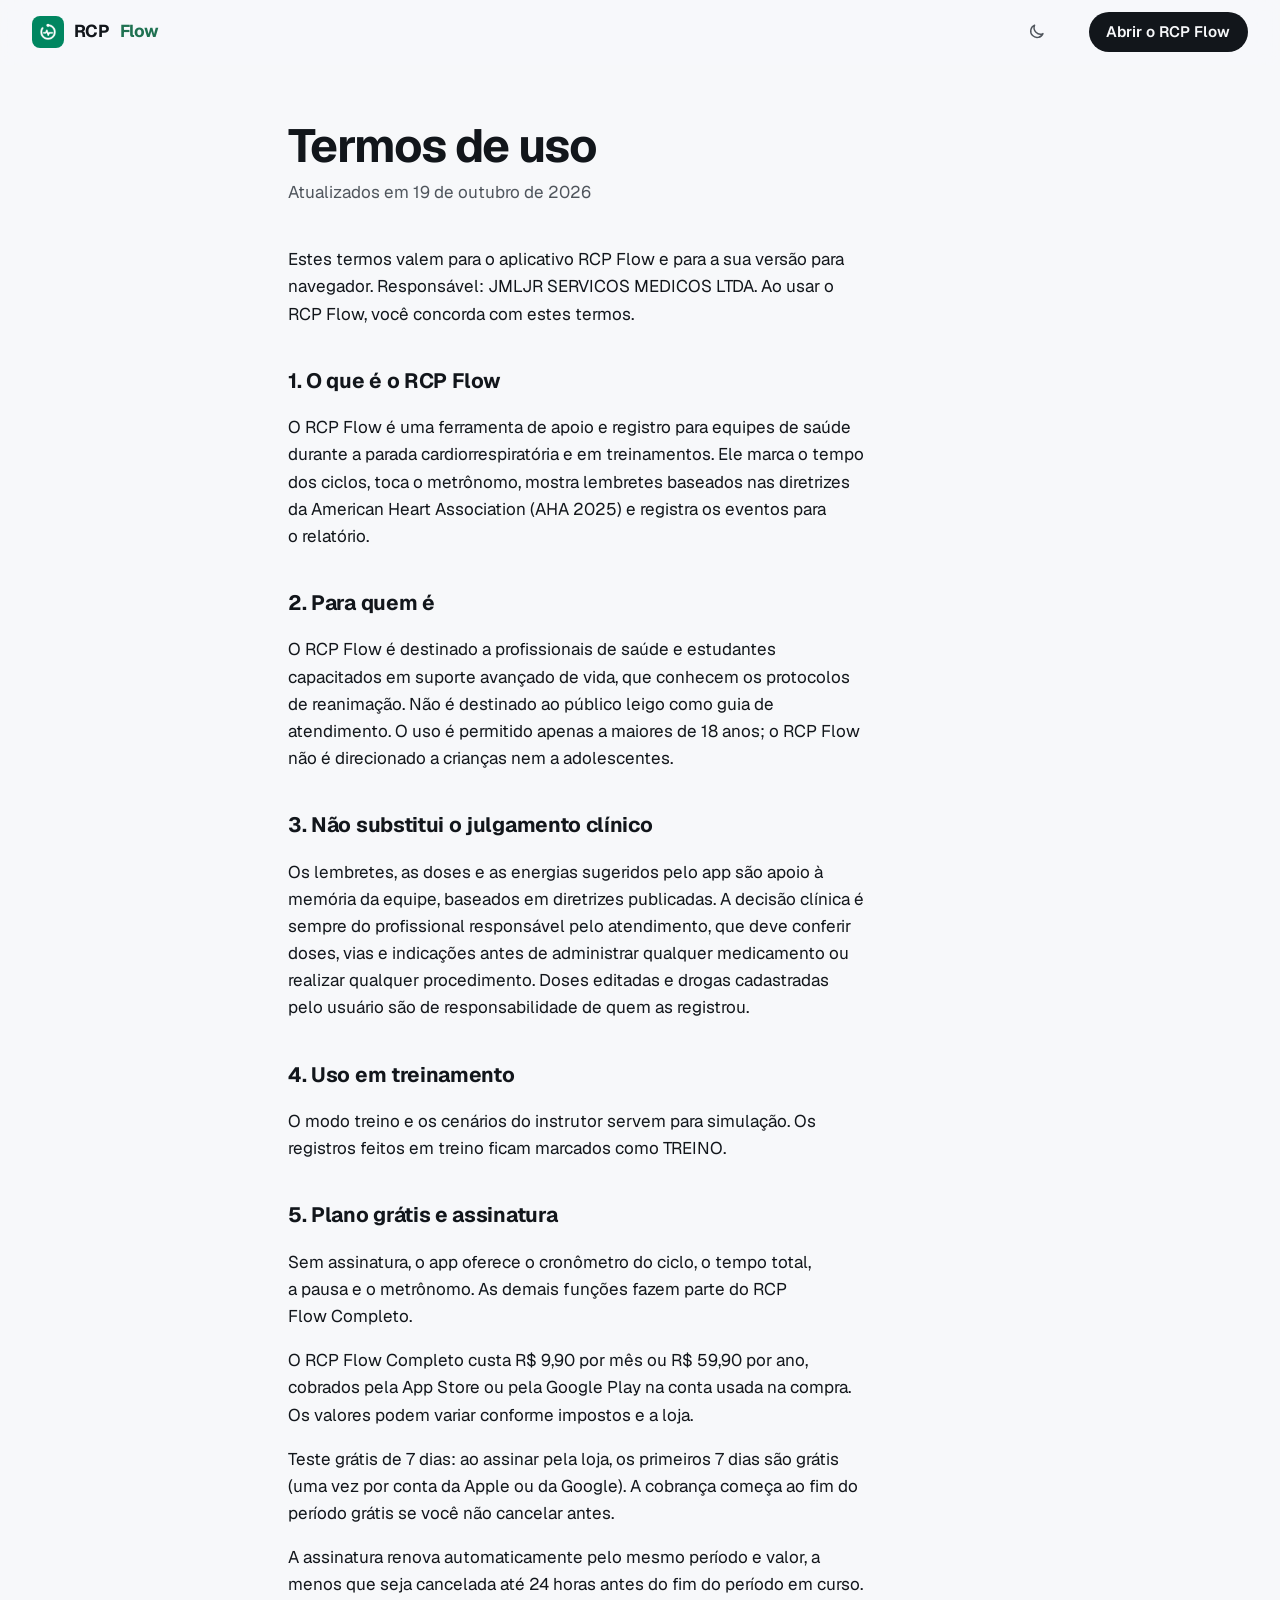
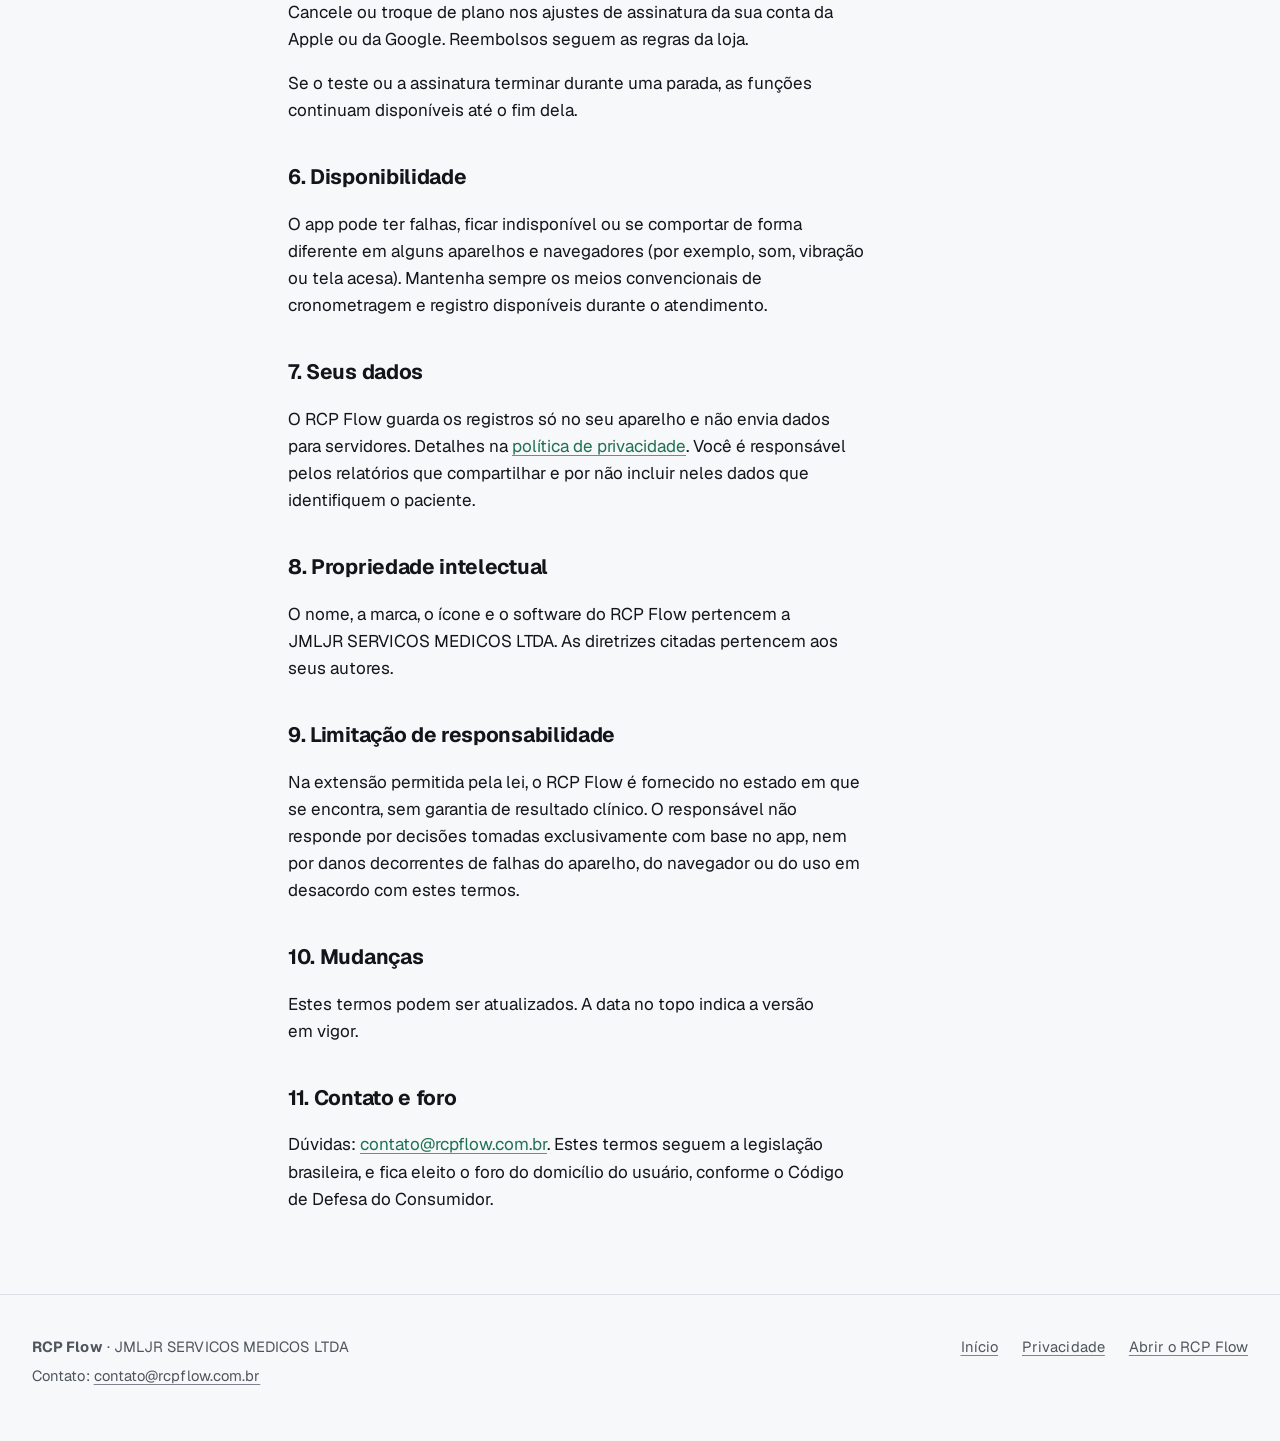
<file: termos.html>
<!doctype html>
<html lang="pt-BR">
<head>
<meta charset="utf-8">
<meta http-equiv="Content-Security-Policy" content="default-src 'self'; script-src 'self'; style-src 'self'; img-src 'self' data:; font-src 'self'; connect-src 'none'; object-src 'none'; base-uri 'self'; form-action 'none'; upgrade-insecure-requests">
<meta name="referrer" content="strict-origin-when-cross-origin">
<meta name="viewport" content="width=device-width, initial-scale=1">
<title>Termos de uso · RCP Flow</title>
<meta property="og:type" content="website">
<meta property="og:url" content="https://rcpflow.com.br/termos.html">
<meta property="og:title" content="Termos de uso · RCP Flow">
<meta property="og:description" content="Termos de uso do RCP Flow, ferramenta de apoio e registro durante a parada cardiorrespiratória.">
<meta property="og:image" content="https://rcpflow.com.br/img/og-rcpflow.jpg">
<meta property="og:image:secure_url" content="https://rcpflow.com.br/img/og-rcpflow.jpg">
<meta property="og:image:type" content="image/jpeg">
<meta property="og:image:width" content="1200">
<meta property="og:image:height" content="630">
<meta property="og:image:alt" content="RCP Flow: a equipe cuida do paciente, o RCP Flow cuida do tempo. Tela da checagem de ritmo com o botão de choque.">
<meta property="og:locale" content="pt_BR">
<meta property="og:site_name" content="RCP Flow">
<meta name="twitter:card" content="summary_large_image">
<meta name="description" content="Termos de uso do RCP Flow, ferramenta de apoio e registro durante a parada cardiorrespiratória.">
<link rel="canonical" href="https://rcpflow.com.br/termos.html">
<link rel="icon" href="img/favicon.png">
<meta name="theme-color" content="#f7f8fa" media="(prefers-color-scheme: light)">
<meta name="theme-color" content="#0a0c0e" media="(prefers-color-scheme: dark)">
<link rel="stylesheet" href="styles.css">
<script src="main.js"></script>
</head>
<body>

<a class="skip" href="#conteudo">Pular para o conteúdo</a>

<header class="top">
  <div class="wrap">
    <a class="brand" href="./" translate="no"><img src="img/apple-touch-icon.png" alt="" width="32" height="32">RCP <span>Flow</span></a>
    <a class="pill pill-ink" href="https://rcp-flow.expo.app">Abrir o RCP Flow</a>
  </div>
</header>

<main id="conteudo" class="doc">
  <div class="wrap">
    <h1>Termos de uso</h1>
    <p class="updated">Atualizados em 19 de outubro de 2026</p>

    <p>Estes termos valem para o aplicativo RCP Flow e para a sua versão para navegador. Responsável: JMLJR SERVICOS MEDICOS LTDA. Ao usar o RCP Flow, você concorda com estes termos.</p>

    <h2>1. O que é o RCP Flow</h2>
    <p>O RCP Flow é uma ferramenta de apoio e registro para equipes de saúde durante a parada cardiorrespiratória e em treinamentos. Ele marca o tempo dos ciclos, toca o metrônomo, mostra lembretes baseados nas diretrizes da American Heart Association (AHA 2025) e registra os eventos para o relatório.</p>

    <h2>2. Para quem é</h2>
    <p>O RCP Flow é destinado a profissionais de saúde e estudantes capacitados em suporte avançado de vida, que conhecem os protocolos de reanimação. Não é destinado ao público leigo como guia de atendimento. O uso é permitido apenas a maiores de 18 anos; o RCP Flow não é direcionado a crianças nem a adolescentes.</p>

    <h2>3. Não substitui o julgamento clínico</h2>
    <p>Os lembretes, as doses e as energias sugeridos pelo app são apoio à memória da equipe, baseados em diretrizes publicadas. A decisão clínica é sempre do profissional responsável pelo atendimento, que deve conferir doses, vias e indicações antes de administrar qualquer medicamento ou realizar qualquer procedimento. Doses editadas e drogas cadastradas pelo usuário são de responsabilidade de quem as registrou.</p>

    <h2>4. Uso em treinamento</h2>
    <p>O modo treino e os cenários do instrutor servem para simulação. Os registros feitos em treino ficam marcados como TREINO.</p>

    <h2>5. Plano grátis e assinatura</h2>
    <p>Sem assinatura, o app oferece o cronômetro do ciclo, o tempo total, a pausa e o metrônomo. As demais funções fazem parte do RCP Flow Completo.</p>
    <p>O RCP Flow Completo custa R$ 9,90 por mês ou R$ 59,90 por ano, cobrados pela App Store ou pela Google Play na conta usada na compra. Os valores podem variar conforme impostos e a loja.</p>
    <p>Teste grátis de 7 dias: ao assinar pela loja, os primeiros 7 dias são grátis (uma vez por conta da Apple ou da Google). A cobrança começa ao fim do período grátis se você não cancelar antes.</p>
    <p>A assinatura renova automaticamente pelo mesmo período e valor, a menos que seja cancelada até 24 horas antes do fim do período em curso. Cancele ou troque de plano nos ajustes de assinatura da sua conta da Apple ou da Google. Reembolsos seguem as regras da loja.</p>
    <p>Se o teste ou a assinatura terminar durante uma parada, as funções continuam disponíveis até o fim dela.</p>

    <h2>6. Disponibilidade</h2>
    <p>O app pode ter falhas, ficar indisponível ou se comportar de forma diferente em alguns aparelhos e navegadores (por exemplo, som, vibração ou tela acesa). Mantenha sempre os meios convencionais de cronometragem e registro disponíveis durante o atendimento.</p>

    <h2>7. Seus dados</h2>
    <p>O RCP Flow guarda os registros só no seu aparelho e não envia dados para servidores. Detalhes na <a href="privacidade.html">política de privacidade</a>. Você é responsável pelos relatórios que compartilhar e por não incluir neles dados que identifiquem o paciente.</p>

    <h2>8. Propriedade intelectual</h2>
    <p>O nome, a marca, o ícone e o software do RCP Flow pertencem a JMLJR SERVICOS MEDICOS LTDA. As diretrizes citadas pertencem aos seus autores.</p>

    <h2>9. Limitação de responsabilidade</h2>
    <p>Na extensão permitida pela lei, o RCP Flow é fornecido no estado em que se encontra, sem garantia de resultado clínico. O responsável não responde por decisões tomadas exclusivamente com base no app, nem por danos decorrentes de falhas do aparelho, do navegador ou do uso em desacordo com estes termos.</p>

    <h2>10. Mudanças</h2>
    <p>Estes termos podem ser atualizados. A data no topo indica a versão em vigor.</p>

    <h2>11. Contato e foro</h2>
    <p>Dúvidas: <a href="mailto:contato@rcpflow.com.br">contato@rcpflow.com.br</a>. Estes termos seguem a legislação brasileira, e fica eleito o foro do domicílio do usuário, conforme o Código de Defesa do Consumidor.</p>
  </div>
</main>

<footer>
  <div class="wrap">
    <div><p><strong>RCP Flow</strong> · JMLJR SERVICOS MEDICOS LTDA</p><p>Contato: <a href="mailto:contato@rcpflow.com.br">contato@rcpflow.com.br</a></p></div>
    <nav aria-label="Rodapé"><a href="./">Início</a><a href="privacidade.html">Privacidade</a><a href="https://rcp-flow.expo.app">Abrir o RCP Flow</a></nav>
  </div>
</footer>
</body>
</html>
</file>
<file: styles.css>
/* Site do RCP Flow: mesmas cores e fontes do app (src/theme/index.ts).
   Fundo clínico claro (escuro no tema escuro), tinta quase preta, um cinza frio como segunda voz e o verde
   só na marca e na ação principal. Vermelho, laranja e azul aparecem só nas telas do app e nos horários da
   linha do tempo. Cantos: ações em pílula, painéis 16px, celular 44px. */
@font-face { font-family: Geist; font-weight: 400; font-display: swap; src: url(fonts/Geist_400Regular.woff2) format('woff2'), url(fonts/Geist_400Regular.ttf) format('truetype'); }
@font-face { font-family: Geist; font-weight: 600; font-display: swap; src: url(fonts/Geist_600SemiBold.woff2) format('woff2'), url(fonts/Geist_600SemiBold.ttf) format('truetype'); }
@font-face { font-family: Geist; font-weight: 700; font-display: swap; src: url(fonts/Geist_700Bold.woff2) format('woff2'), url(fonts/Geist_700Bold.ttf) format('truetype'); }
@font-face { font-family: 'Geist Mono'; font-weight: 600; font-display: swap; src: url(fonts/GeistMono_600SemiBold.woff2) format('woff2'), url(fonts/GeistMono_600SemiBold.ttf) format('truetype'); }

:root {
  color-scheme: light;
  --bg: #f7f8fa;
  --panel: #ffffff;
  --panel-2: #eef1f5;
  --line: #dde2e8;
  --ink: #12161b;
  --ink-2: #4f555c;
  --ink-3: #7d848d;
  --green: #008660;
  --green-ink: #ffffff;
  --green-text: #1f7151;
  --green-soft: #e3f3ec;
  --red-text: #b0282c;
  --orange-text: #90511f;
  --blue-text: #2063b0;
  --frame: #14181c;
  --shadow-device: 0 2.5rem 4rem -1.75rem rgb(22 34 48 / 0.45), 0 0.5rem 1rem -0.5rem rgb(22 34 48 / 0.2);
  --ease: cubic-bezier(0.16, 1, 0.3, 1);
  --measure: 36rem;
}
/* Tema escuro: segue o sistema, a menos que a pessoa escolha no botão do cabeçalho (data-theme no <html>). */
@media (prefers-color-scheme: dark) {
  :root:not([data-theme="light"]) {
    color-scheme: dark;
    --bg: #0a0c0e;
    --panel: #121519;
    --panel-2: #171a1f;
    --line: #262a30;
    --ink: #eef2f8;
    --ink-2: #a7abb1;
    --ink-3: #80868f;
    --green: #51d2a2;
    --green-ink: #07130e;
    --green-text: #66dfaf;
    --green-soft: #10231c;
    --red-text: #f1b2ac;
    --orange-text: #f1b58d;
    --blue-text: #a7c7f1;
    --frame: #2a2f35;
    --shadow-device: 0 2.5rem 4rem -1.75rem rgb(0 0 0 / 0.8), 0 0.5rem 1rem -0.5rem rgb(0 0 0 / 0.5);
  }
}
:root[data-theme="dark"] {
  color-scheme: dark;
  --bg: #0a0c0e;
  --panel: #121519;
  --panel-2: #171a1f;
  --line: #262a30;
  --ink: #eef2f8;
  --ink-2: #a7abb1;
  --ink-3: #80868f;
  --green: #51d2a2;
  --green-ink: #07130e;
  --green-text: #66dfaf;
  --green-soft: #10231c;
  --red-text: #f1b2ac;
  --orange-text: #f1b58d;
  --blue-text: #a7c7f1;
  --frame: #2a2f35;
  --shadow-device: 0 2.5rem 4rem -1.75rem rgb(0 0 0 / 0.8), 0 0.5rem 1rem -0.5rem rgb(0 0 0 / 0.5);
}

* { box-sizing: border-box; }
html { -webkit-text-size-adjust: 100%; scroll-padding-top: 5rem; -webkit-tap-highlight-color: transparent; scrollbar-color: var(--ink-3) var(--bg); accent-color: var(--green); }
@media (prefers-reduced-motion: no-preference) { html { scroll-behavior: smooth; } }
body {
  margin: 0;
  background: var(--bg);
  color: var(--ink);
  font: 400 1.0625rem/1.6 Geist, -apple-system, 'Segoe UI', Roboto, Arial, sans-serif;
  -webkit-font-smoothing: antialiased;
  caret-color: var(--green);
}
::selection { background: var(--green-soft); color: var(--ink); }
img { max-width: 100%; height: auto; display: block; }
a { color: var(--ink); text-decoration-color: var(--ink-3); text-underline-offset: 0.2em; text-decoration-thickness: 1px; }
a:hover { text-decoration-color: currentColor; }
a, button { touch-action: manipulation; }
a:focus-visible { outline: 2px solid var(--green); outline-offset: 3px; border-radius: 8px; }
.mono { font-family: 'Geist Mono', ui-monospace, monospace; font-weight: 600; font-variant-numeric: tabular-nums; }
h1, h2, h3 { text-wrap: balance; }
p, dd, li { text-wrap: pretty; }

.wrap { width: min(76rem, 100% - 3rem); margin-inline: auto; }
.skip { position: absolute; left: 1rem; top: -4rem; z-index: 20; background: var(--panel); color: var(--ink); padding: 0.6rem 1rem; border-radius: 999px; }
.skip:focus { top: 1rem; }

/* Ações */
.pill {
  display: inline-flex; align-items: center; justify-content: center;
  min-height: 2.5rem; padding: 0 1.1rem; border-radius: 999px;
  font-weight: 600; font-size: 0.95rem; text-decoration: none; white-space: nowrap;
  transition: transform 0.2s var(--ease), background-color 0.2s ease, box-shadow 0.2s ease;
}
.pill:active { transform: scale(0.97); transition-duration: 0.1s; }
.more:active { opacity: 0.6; }
.more { transition: opacity 0.1s ease; }
.pill-ink { background: var(--ink); color: var(--bg); }
@media (hover: hover) {
  .pill-ink:hover { background: color-mix(in srgb, var(--ink) 86%, var(--bg)); }
  }
.pill-green { background: var(--green); color: var(--green-ink); }
.pill-lg { min-height: 3.4rem; padding: 0 1.75rem; font-size: 1.08rem; font-weight: 700; }
.more { font-weight: 600; text-decoration: none; color: var(--ink); display: inline-flex; align-items: center; gap: 0.35rem; }
.more::after { content: ''; width: 0.45rem; height: 0.45rem; border-right: 2px solid currentColor; border-top: 2px solid currentColor; transform: rotate(45deg); transition: transform 0.2s var(--ease); }
@media (hover: hover) and (pointer: fine) { .more:hover::after { transform: translateX(3px) rotate(45deg); } }

/* Botão de tema: sol no escuro (vai para o claro), lua no claro (vai para o escuro). */
.theme { display: inline-grid; place-items: center; width: 2.5rem; height: 2.5rem; border: 0; border-radius: 999px; background: transparent; color: var(--ink-2); cursor: pointer; transition: background-color 0.15s ease, color 0.15s ease, transform 0.1s ease; }
.theme:hover { color: var(--ink); background: var(--panel-2); }
.theme:active { transform: scale(0.92); }
.theme:focus-visible { outline: 2px solid var(--green); outline-offset: 2px; }
.theme svg { width: 1.2rem; height: 1.2rem; }
.theme .sun { display: none; }
.is-dark .theme .sun { display: block; }
.is-dark .theme .moon { display: none; }

/* Cabeçalho */
.top {
  position: sticky; top: 0; z-index: 10;
  background: color-mix(in srgb, var(--bg) 82%, transparent);
  -webkit-backdrop-filter: saturate(180%) blur(16px);
  backdrop-filter: saturate(180%) blur(16px);
  border-bottom: 1px solid transparent;
  transition: border-color 0.3s ease, background-color 0.3s ease;
}
.top.is-scrolled { border-bottom-color: color-mix(in srgb, var(--line) 70%, transparent); }
.top .wrap { display: flex; align-items: center; gap: 2rem; min-height: 4rem; }
.brand { display: flex; align-items: center; gap: 0.6rem; color: var(--ink); text-decoration: none; font-weight: 700; font-size: 1.08rem; letter-spacing: -0.01em; margin-right: auto; }
.brand img { width: 2rem; height: 2rem; border-radius: 0.5rem; }
.brand span { color: var(--green-text); }
.top nav { display: flex; gap: 1.75rem; font-size: 0.92rem; letter-spacing: 0.005em; }
.top nav a { color: var(--ink-2); text-decoration: none; }
.top nav a:hover { color: var(--ink); }
.top nav a[aria-current] { color: var(--ink); text-decoration: underline; text-decoration-color: currentColor; text-decoration-thickness: 1.5px; text-underline-offset: 0.5em; }

/* Celular: a moldura é a mesma em todo o site */
.device { position: relative; background: var(--frame); border-radius: 44px; padding: 10px; box-shadow: var(--shadow-device); }
.device img { border-radius: 34px; width: 100%; }

/* Abertura: o manifesto */
.hero { padding-top: clamp(3rem, 7vw, 6rem); overflow: clip; }
.hero h1 { margin: 0; font-size: clamp(2.6rem, 6.2vw, 6rem); line-height: 1.02; letter-spacing: -0.04em; font-weight: 700; }
.hero .line { display: block; }
.hero .second { color: var(--ink-3); }
.hero .second b { color: var(--green); font-weight: 700; }
.hero-body { display: grid; grid-template-columns: minmax(0, 0.9fr) minmax(0, 1.1fr); gap: 2rem; align-items: start; margin-top: clamp(2rem, 4vw, 3.25rem); }
.hero-copy p { margin: 0 0 2rem; font-size: clamp(1.1rem, 1.6vw, 1.3rem); line-height: 1.5; color: var(--ink-2); max-width: 30rem; }
.actions { display: flex; flex-wrap: wrap; align-items: center; gap: 1.5rem; }
.hero-copy .hero-note { margin: 1.25rem 0 0; font-size: 0.95rem; line-height: 1.5; }
.hero-phones { position: relative; height: clamp(24rem, 38vw, 33rem); }
.hero-phones .device { position: absolute; width: clamp(12rem, 20vw, 17.5rem); }
.device-front { right: 6%; top: 0; z-index: 2; }
.device-back { right: 38%; top: 14%; width: clamp(10.5rem, 17vw, 15rem) !important; }

@media (prefers-reduced-motion: no-preference) {
  .js .hero .line > span { display: inline-block; animation: lift 0.9s var(--ease) both; }
  .js .hero .second > span { animation-delay: 0.08s; }
  .js .hero-copy { animation: fade 0.6s var(--ease) 0.1s both; }
  .js .device-front { animation: rise 1s var(--ease) 0.05s both; }
  .js .device-back { animation: rise 1s var(--ease) 0.15s both; }
}
@keyframes lift { from { opacity: 0; transform: translateY(0.35em); filter: blur(6px); } to { opacity: 1; transform: none; filter: none; } }
@keyframes fade { from { opacity: 0; } to { opacity: 1; } }
@keyframes rise { from { opacity: 0; transform: translateY(3rem) scale(0.97); } to { opacity: 1; transform: none; } }

/* Seções */
section { padding-block: clamp(4.5rem, 10vw, 8rem); }
section h2 { margin: 0 0 1rem; font-size: clamp(2.1rem, 4.6vw, 3.6rem); line-height: 1.04; letter-spacing: -0.035em; font-weight: 700; max-width: 18ch; }
section .lead { margin: 0 0 clamp(2.5rem, 5vw, 4rem); color: var(--ink-2); max-width: var(--measure); font-size: clamp(1.08rem, 1.5vw, 1.25rem); line-height: 1.5; }
.hero + section { border-top: 1px solid var(--line); }

/* Uma parada, momento a momento: o celular fixo troca de tela */
.story-grid { display: grid; grid-template-columns: minmax(0, 1fr) minmax(0, 20rem); gap: clamp(2rem, 7vw, 7rem); }
.moments { list-style: none; margin: 0; padding: 0; }
.moments li { display: grid; grid-template-columns: 5rem minmax(0, 1fr); column-gap: 1.5rem; padding-block: 1.6rem; border-top: 1px solid var(--line); }
.moments li:last-child { border-bottom: 1px solid var(--line); }
.moments time { grid-row: span 2; font-size: 1.35rem; color: var(--ink-2); padding-top: 0.15rem; }
.moments h3 { margin: 0 0 0.35rem; font-size: 1.3rem; letter-spacing: -0.015em; }
.moments p { margin: 0; color: var(--ink-2); max-width: var(--measure); }
.moments .rhythm time { color: var(--blue-text); }
.moments .shock time { color: var(--red-text); }
.moments .drug time { color: var(--orange-text); }
.moments .end time { color: var(--green-text); }
/* O momento fora do centro perde o destaque (título e horário em cinza) sem ficar transparente: o texto mantém o contraste. */
.js .moments h3, .js .moments time { transition: color 0.4s ease; }
.js .moments li:not(.is-on) h3, .js .moments li:not(.is-on) time { color: var(--ink-2); }
@media (min-width: 50rem) {
  .js .moments li { min-height: 42vh; align-content: center; }
}
.story-device { position: relative; }
.story-device .device { position: sticky; top: calc(50vh - 16rem); }
.shot { display: block; transition: opacity 0.6s var(--ease), transform 0.6s var(--ease); }
.js .shot { position: absolute; inset: 10px; opacity: 0; transform: scale(0.985); }
.js .shot:first-child { position: relative; inset: auto; }
.js .shot.is-on { opacity: 1; transform: none; }
.shot img { width: 100%; }
/* No celular, cada momento leva a própria tela (ver "Celular" abaixo); o aparelho fixo fica só nas telas largas. */
.moment-shot { display: none; }

/* Para a equipe inteira */
.team { background: var(--panel); border-block: 1px solid var(--line); }
.stages { display: grid; grid-template-columns: repeat(2, minmax(0, 1fr)); gap: 1.5rem; }
.stage { background: var(--panel-2); border-radius: 16px; padding: clamp(1.75rem, 3vw, 2.5rem) clamp(1.75rem, 3vw, 2.5rem) 0; height: clamp(30rem, 44vw, 36rem); overflow: hidden; display: flex; flex-direction: column; }
.stage h3 { margin: 0 0 0.4rem; font-size: 1.5rem; letter-spacing: -0.02em; }
.stage p { margin: 0; color: var(--ink-2); max-width: 26rem; }
.device-peek { width: min(19rem, 72%); margin: 2rem auto 0; flex: none; }
@media (hover: hover) and (pointer: fine) { .stage:hover .device-peek { transform: translateY(-6px); } }
.device-peek { transition: transform 0.5s var(--ease); }
.also { display: grid; grid-template-columns: repeat(4, minmax(0, 1fr)); gap: 2rem; margin: clamp(3rem, 6vw, 4.5rem) 0 0; }
.also div { border-top: 1px solid var(--line); padding-top: 1.1rem; }
.also dt { font-weight: 700; margin-bottom: 0.35rem; }
.also dd { margin: 0; color: var(--ink-2); font-size: 0.97rem; line-height: 1.55; }

/* Privacidade */
.privacy h2 { max-width: 14ch; font-size: clamp(2.4rem, 6vw, 4.75rem); letter-spacing: -0.04em; }
.privacy-body { display: grid; grid-template-columns: minmax(0, 1fr) minmax(0, 1fr); gap: clamp(2rem, 6vw, 6rem); margin-top: clamp(2rem, 4vw, 3rem); align-items: start; }
.nots { list-style: none; margin: 0; padding: 0; font-size: clamp(1.5rem, 2.6vw, 2.1rem); font-weight: 700; letter-spacing: -0.025em; line-height: 1.25; }
.nots li { color: var(--ink-3); }
.nots li:first-child { color: var(--ink); }
.nots li:nth-child(2) { color: var(--ink-2); }
.privacy-body p { margin: 0 0 1.5rem; color: var(--ink-2); font-size: 1.1rem; max-width: 32rem; }

/* Instalar */
.install { border-top: 1px solid var(--line); }
.platforms { display: grid; grid-template-columns: repeat(2, minmax(0, 1fr)); gap: 2rem clamp(2rem, 6vw, 6rem); }
.platforms h3 { margin: 0 0 1rem; font-size: 1.3rem; letter-spacing: -0.015em; }
.steps { list-style: none; margin: 0; padding: 0; counter-reset: passo; }
.steps li { counter-increment: passo; display: grid; grid-template-columns: 2.25rem minmax(0, 1fr); gap: 0.9rem; align-items: center; padding-block: 0.45rem; }
.steps li::before {
  content: counter(passo);
  font-family: 'Geist Mono', ui-monospace, monospace; font-weight: 600; font-size: 0.9rem;
  display: grid; place-items: center; width: 2.25rem; height: 2.25rem; border-radius: 50%;
  background: var(--green-soft); color: var(--green-text);
}
.guide { margin: 2.5rem 0 0; display: flex; flex-wrap: wrap; align-items: baseline; gap: 0.4rem 1rem; color: var(--ink-2); }
.guide span { font-size: 0.95rem; }

/* Perguntas frequentes: título à esquerda, perguntas todas abertas à direita (sem sanfona) */
.faq { border-top: 1px solid var(--line); }
.faq-grid { display: grid; grid-template-columns: minmax(0, 0.8fr) minmax(0, 1.2fr); gap: clamp(2rem, 6vw, 6rem); align-items: start; }
.faq h2 { position: sticky; top: 6.5rem; margin: 0; max-width: 10ch; }
.qa { margin: 0; }
.qa div { padding-block: 1.5rem; border-top: 1px solid var(--line); }
.qa div:last-child { border-bottom: 1px solid var(--line); }
.qa dt { font-weight: 700; font-size: 1.2rem; letter-spacing: -0.015em; line-height: 1.3; }
.qa dd { margin: 0.45rem 0 0; color: var(--ink-2); max-width: var(--measure); }

/* Fecho */
.close { padding-block: clamp(5rem, 11vw, 9rem); border-top: 1px solid var(--line); }
.close h2 { font-size: clamp(2.6rem, 6.2vw, 6rem); letter-spacing: -0.04em; max-width: 22ch; text-wrap: balance; margin-bottom: 2rem; }
.disclaimer { margin: 3rem 0 0; color: var(--ink-2); font-size: 0.92rem; max-width: 34rem; }

/* Rodapé */
footer { padding-block: 2.5rem 3rem; border-top: 1px solid var(--line); color: var(--ink-2); font-size: 0.92rem; letter-spacing: 0.005em; }
footer .wrap { display: grid; grid-template-columns: minmax(0, 1fr) auto; gap: 1.5rem; align-items: start; }
footer nav { display: flex; flex-wrap: wrap; gap: 1.5rem; }
footer a { color: var(--ink-2); }
footer p { margin: 0 0 0.35rem; }
.foot-brand { display: flex; align-items: center; gap: 0.5rem; color: var(--ink); }
.foot-brand img { width: 1.4rem; height: 1.4rem; border-radius: 0.35rem; }

/* Páginas de texto (privacidade, termos) */
.doc { padding-block: 2rem 4rem; }
.doc .wrap { max-width: 44rem; }
.doc h1 { font-size: clamp(2rem, 5vw, 2.9rem); letter-spacing: -0.035em; line-height: 1.08; margin: 1.5rem 0 0.5rem; }
.doc .updated { color: var(--ink-2); margin: 0 0 2.5rem; }
.doc h2 { font-size: 1.3rem; margin: 2.25rem 0 0.5rem; letter-spacing: -0.015em; }
.doc p, .doc li { color: var(--ink); max-width: var(--measure); }
.doc li + li { margin-top: 0.35rem; }
.doc a { color: var(--green-text); }

/* Página não encontrada (404.html) */
.lost { min-height: 70vh; min-height: 70dvh; display: grid; align-content: center; padding-block: clamp(4rem, 10vw, 7rem); }
.lost h1 { margin: 0 0 1.25rem; font-size: clamp(2.6rem, 6.2vw, 6rem); line-height: 1.02; letter-spacing: -0.04em; font-weight: 700; max-width: 14ch; }
.lost p { margin: 0 0 2rem; color: var(--ink-2); max-width: 30rem; font-size: clamp(1.1rem, 1.6vw, 1.3rem); line-height: 1.5; }

/* Tablet */
@media (max-width: 62rem) {
  .also { grid-template-columns: repeat(2, minmax(0, 1fr)); }
  .story-grid { grid-template-columns: minmax(0, 1fr) minmax(0, 15rem); gap: 2.5rem; }
}

/* Celular */
@media (max-width: 48rem) {
  .wrap { width: min(76rem, 100% - 2.5rem); }
  .story-grid > .clock { top: 6.9rem; }
  .top .pill { padding: 0 0.95rem; font-size: 0.9rem; }
  .theme { width: 2.25rem; height: 2.25rem; }
  .top .wrap { gap: 0 0.4rem; flex-wrap: wrap; min-height: 3.5rem; padding-top: 0.25rem; }
  .top nav { order: 3; width: 100%; gap: 1.4rem; font-size: 0.88rem; overflow-x: auto; scrollbar-width: none; padding-bottom: 0.6rem; white-space: nowrap; }
  .top nav::-webkit-scrollbar { display: none; }
  html { scroll-padding-top: 7rem; }
  .hero-body { grid-template-columns: minmax(0, 1fr); gap: 2.5rem; }
  .hero-phones { height: 25rem; }
  .hero-phones .device { width: 13rem; }
  .device-front { right: 4%; }
  .device-back { right: auto; left: 2%; top: 3.5rem; width: 11.5rem !important; }
  .device { border-radius: 34px; padding: 7px; }
  .device img { border-radius: 27px; }
  .story-grid { grid-template-columns: minmax(0, 1fr); }
  .story-device { display: none; }
  .moments li { grid-template-columns: minmax(0, 1fr); padding-block: 1.75rem; }
  .moments time { grid-row: auto; font-size: 1.1rem; margin-bottom: 0.2rem; }
  .moments h3 { font-size: 1.2rem; }
  .js .moments li:not(.is-on) h3 { color: var(--ink); }
  .js .moments .rhythm:not(.is-on) time { color: var(--blue-text); }
  .js .moments .shock:not(.is-on) time { color: var(--red-text); }
  .js .moments .drug:not(.is-on) time { color: var(--orange-text); }
  .js .moments .end:not(.is-on) time { color: var(--green-text); }
  .moment-shot { display: block; margin-top: 1.5rem; height: 23rem; padding-top: 1.75rem; overflow: hidden; background: var(--panel-2); border-radius: 16px; }
  .moment-shot .device { width: min(16.5rem, 76%); margin-inline: auto; }
  .stages { grid-template-columns: minmax(0, 1fr); }
  .stage { height: 30rem; }
  .also, .privacy-body, .platforms, .faq-grid, footer .wrap { grid-template-columns: minmax(0, 1fr); }
  .faq h2 { position: static; max-width: 18ch; }
  .faq-grid { gap: 2rem; }
}
@media (max-width: 26rem) {
  .brand { font-size: 1rem; }
  .pill { padding: 0 0.9rem; }
}

/* Relógio da parada (criado pelo main.js): o tempo da linha do tempo, o ciclo de 2 minutos e o evento atual. */
.clock {
  --k: var(--ink-2);
  font-size: 0.85rem; color: var(--ink-2);
  background: color-mix(in srgb, var(--panel) 96%, transparent);
  -webkit-backdrop-filter: saturate(180%) blur(14px); backdrop-filter: saturate(180%) blur(14px);
  border: 1px solid var(--line); border-radius: 16px; padding: 0.8rem 1rem 0.95rem;
  box-shadow: 0 1rem 2rem -1.25rem rgb(22 34 48 / 0.35);
  transition: border-color 0.3s ease, box-shadow 0.3s ease;
}
.clock[data-kind="rhythm"] { --k: var(--blue-text); }
.clock[data-kind="shock"] { --k: var(--red-text); }
.clock[data-kind="drug"] { --k: var(--orange-text); }
.clock[data-kind="end"] { --k: var(--green-text); }
.clock:not([data-kind=""]) { border-color: color-mix(in srgb, var(--k) 45%, var(--line)); }
.clock-head { letter-spacing: 0.01em; font-weight: 600; display: flex; justify-content: space-between; gap: 1rem; white-space: nowrap; }
.clock-event { color: var(--k); font-weight: 700; overflow: hidden; text-overflow: ellipsis; }
.clock-time { font-size: 2.6rem; line-height: 1.1; letter-spacing: -0.02em; color: var(--ink); margin: 0.15rem 0 0.6rem; transition: color 0.3s ease; }
.clock:not([data-kind=""]) .clock-time { color: var(--k); }
.clock-track { position: relative; height: 4px; border-radius: 4px; background: var(--panel-2); }
.clock-fill { position: absolute; inset: 0; border-radius: inherit; background: var(--green); transform: scaleX(0); transform-origin: left; }
.clock-mark { position: absolute; top: 50%; width: 10px; height: 10px; margin: -5px 0 0 -5px; border-radius: 50%; background: var(--panel); border: 2px solid var(--ink-3); transform: scale(0.6); opacity: 0.5; transition: transform 0.35s var(--ease), opacity 0.35s ease, background-color 0.35s ease; }
.clock-mark.shock { border-color: var(--red-text); }
.clock-mark.drug { border-color: var(--orange-text); }
.clock-mark.is-on { transform: none; opacity: 1; }
.clock-mark.is-out { opacity: 0; }
.clock-mark.shock.is-on { background: var(--red-text); }
.clock-mark.drug.is-on { background: var(--orange-text); }
/* Computador: sobre o celular fixo, que já acompanha a rolagem. */
#shots .clock { position: absolute; left: -1.5rem; right: -1.5rem; bottom: calc(100% + 1rem); z-index: 3; }
/* Celular: preso logo abaixo do cabeçalho enquanto a linha do tempo passa. */
.story-grid > .clock { position: sticky; top: 4.75rem; z-index: 5; margin-bottom: 0.5rem; }
.story-grid > .clock .clock-time { font-size: 2rem; margin-bottom: 0.45rem; }
@media (min-width: 48.01rem) {
  .story-device .device { top: max(10rem, calc(50vh - 14rem)); }
}

@media (prefers-reduced-motion: no-preference) {
  /* Ao acender um evento, o relógio dá um pulso na cor dele. */
  .clock.flash { animation: flash 0.7s var(--ease); }
  .clock.flash .clock-time { animation: tick 0.45s var(--ease); }

  /* Linha do tempo: a borda do momento atual se enche na cor dele. */
  .js .moments li { position: relative; }
  .js .moments li::before { content: ''; position: absolute; left: 0; right: 0; top: -1px; height: 2px; background: var(--ink-3); transform: scaleX(0); transform-origin: left; transition: transform 0.9s var(--ease); }
  .js .moments .rhythm::before { background: var(--blue-text); }
  .js .moments .shock::before { background: var(--red-text); }
  .js .moments .drug::before { background: var(--orange-text); }
  .js .moments .end::before { background: var(--green-text); }
  .js .moments li.is-on::before { transform: none; }

  /* Listas lidas em sequência: cada item sai de uma máscara, um depois do outro. */
  .seq > li { clip-path: inset(0 100% 0 0); opacity: 0; transition: clip-path 0.7s var(--ease), opacity 0.4s ease; transition-delay: calc(var(--i, 0) * 140ms); }
  .seq.is-in > li { clip-path: inset(0 -1rem 0 0); opacity: 1; }
  .steps.seq > li::before { transform: scale(0.3); transition: transform 0.5s var(--ease) calc(var(--i, 0) * 140ms + 200ms); }
  .steps.seq.is-in > li::before { transform: none; }

  /* Botões verdes de abertura e fecho: três batidas a 110 por minuto, como o metrônomo, depois param. */
  .js .hero .pill-green, .js .close .pill-green { position: relative; isolation: isolate; }
  .js .hero .pill-green::after, .js .close .pill-green::after { content: ''; position: absolute; inset: 0; border-radius: inherit; background: var(--green); z-index: -1; opacity: 0; }
  .js .hero .pill-green::after { animation: beat 0.545s ease-out 1.1s 3; }
  .js .close .pill-green.beat::after { animation: beat 0.545s ease-out 0.3s 3; }
}
@keyframes tick { from { opacity: 0.35; transform: translateY(0.25em); } to { opacity: 1; transform: none; } }
@keyframes beat { 0% { opacity: 0.45; transform: scale(1); } 100% { opacity: 0; transform: scale(1.3, 1.55); } }
@keyframes flash { 0% { box-shadow: 0 0 0 0 color-mix(in srgb, var(--k) 45%, transparent), 0 1rem 2rem -1.25rem rgb(22 34 48 / 0.35); } 100% { box-shadow: 0 0 0 14px color-mix(in srgb, var(--k) 0%, transparent), 0 1rem 2rem -1.25rem rgb(22 34 48 / 0.35); } }

/* Movimento reduzido: ficam as trocas de cor e de opacidade; saem os deslocamentos e as escalas. */
@media (prefers-reduced-motion: reduce) {
  .seq > li { opacity: 0; transition: opacity 0.25s ease; }
  .seq.is-in > li { opacity: 1; }
  .pill, .device-peek, .more::after { transition-property: background-color, box-shadow; }
  .pill:active, .js .shot, .stage:hover .device-peek { transform: none; }
  .more:hover::after { transform: rotate(45deg); }
}

/* Menos transparência: superfícies translúcidas ficam sólidas. */
@media (prefers-reduced-transparency: reduce) {
  .top, .clock { background: var(--panel); -webkit-backdrop-filter: none; backdrop-filter: none; }
}
/* Mais contraste: fundos sólidos e bordas definidas. */
@media (prefers-contrast: more) {
  .top, .clock { background: var(--panel); -webkit-backdrop-filter: none; backdrop-filter: none; border-color: var(--ink-2); }
  .top { border-bottom-color: var(--ink-2); }
  .moments li, .qa div, .also div { border-color: var(--ink-3); }
}

/* Celulares bem estreitos (320 px): cabeçalho numa linha só. */
@media (max-width: 21rem) {
  .brand { font-size: 0.95rem; gap: 0.4rem; }
  .brand img { width: 1.75rem; height: 1.75rem; }
  .top .pill { padding: 0 0.7rem; font-size: 0.84rem; }
  .theme { width: 2rem; height: 2rem; }
  .top .wrap { gap: 0 0.2rem; }
}
</file>
